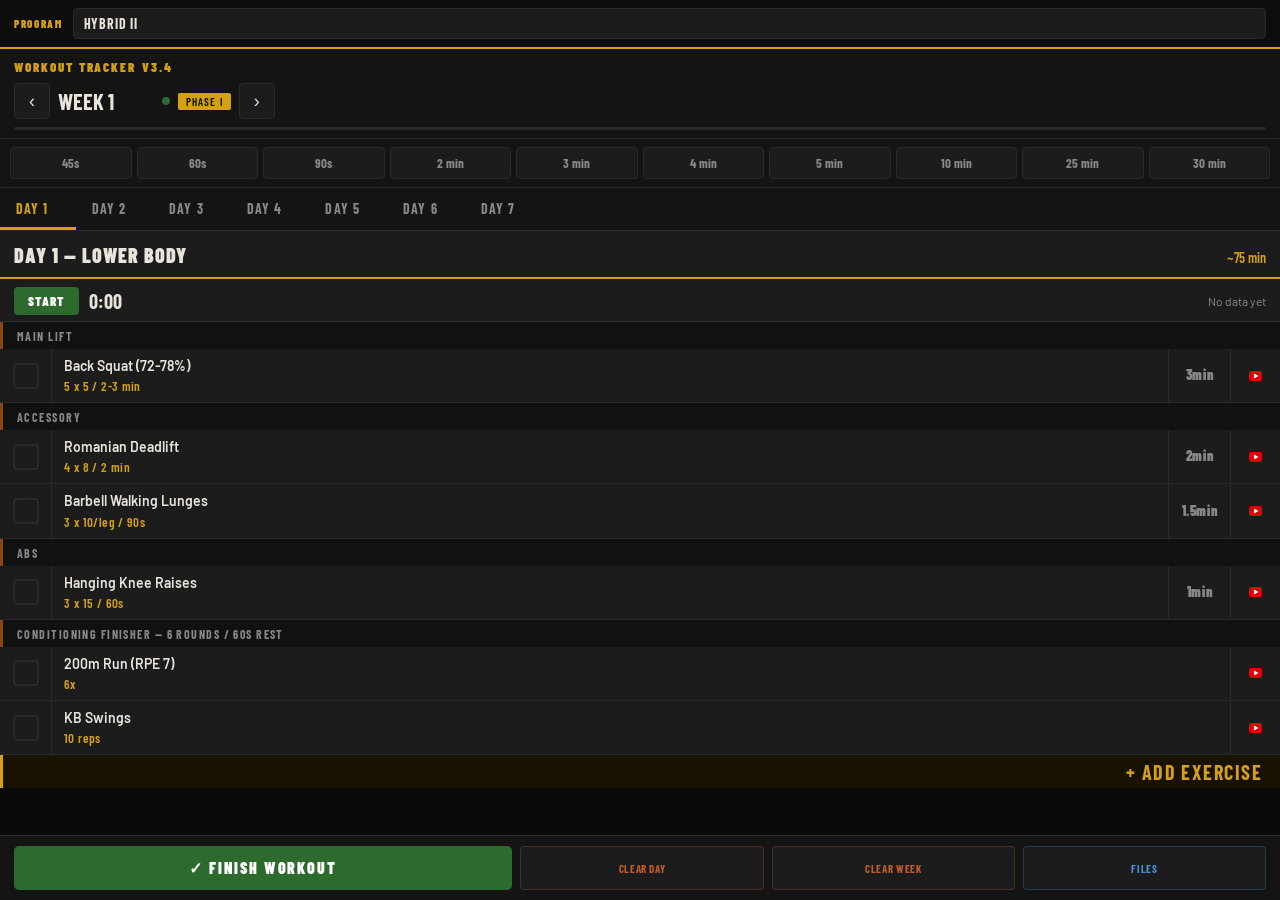
<file: index.html>
<!DOCTYPE html>
<html lang="en">
<head>
<meta charset="UTF-8">
<meta name="viewport" content="width=device-width, initial-scale=1.0, maximum-scale=1.0, user-scalable=no">
<meta name="apple-mobile-web-app-capable" content="yes">
<meta name="apple-mobile-web-app-status-bar-style" content="black-translucent">
<meta name="theme-color" content="#0a0a0a">
<title>Workout Tracker</title>
<link href="https://fonts.googleapis.com/css2?family=Barlow+Condensed:wght@400;600;700;900&family=Barlow:wght@400;500;600&display=swap" rel="stylesheet">
<style>
:root{--bg:#0a0a0a;--surface:#141414;--card:#1c1c1c;--border:#2a2a2a;--accent:#d4a017;--green:#2d6a2d;--checked-bg:#0f1a0f;--checked-text:#5a8a5a;--checked-text-dim:#4a7a4a;--text:#e8e4dc;--muted:#888;--mod:#c45c2a;--or:#666;--section-bg:#111;--red:#c44}
*{box-sizing:border-box;margin:0;padding:0;-webkit-tap-highlight-color:transparent}
html,body{height:100%;overflow:hidden}
body{background:var(--bg);color:var(--text);font-family:'Barlow',sans-serif;font-size:15px;display:flex;flex-direction:column;height:100dvh}
#topbar{background:var(--surface);border-bottom:1px solid var(--border);padding:10px 14px 8px;flex-shrink:0;display:flex;flex-direction:column;gap:8px}
#topbar-title{font-family:'Barlow Condensed',sans-serif;font-weight:900;font-size:13px;letter-spacing:.15em;color:var(--accent);text-transform:uppercase;display:flex;justify-content:flex-start;align-items:center;gap:6px}
#app-version{font-family:'Barlow Condensed',sans-serif;font-weight:900;font-size:13px;letter-spacing:.15em;color:var(--accent)}
#week-row{display:flex;align-items:center;gap:8px}
#week-label{font-family:'Barlow Condensed',sans-serif;font-weight:700;font-size:22px;color:var(--text);min-width:90px}
#phase-badge{font-family:'Barlow Condensed',sans-serif;font-weight:600;font-size:11px;letter-spacing:.1em;color:var(--bg);background:var(--accent);padding:2px 8px;border-radius:2px}
.week-btn{background:var(--card);border:1px solid var(--border);color:var(--text);font-size:18px;width:36px;height:36px;border-radius:4px;display:flex;align-items:center;justify-content:center;cursor:pointer;flex-shrink:0}
.week-btn:active{background:var(--border)}
#progress-bar{height:3px;background:var(--border);border-radius:2px;overflow:hidden}
#progress-fill{height:100%;background:var(--accent);border-radius:2px;transition:width .3s ease}
#timer-bar{background:var(--surface);border-bottom:1px solid var(--border);padding:8px 10px;flex-shrink:0;display:flex;flex-direction:column;gap:6px}
#timer-presets{display:flex;gap:5px}
.preset-btn{flex:1;background:var(--card);border:1px solid var(--border);color:var(--muted);font-family:'Barlow Condensed',sans-serif;font-weight:700;font-size:13px;padding:7px 2px;border-radius:4px;cursor:pointer;text-align:center;transition:background .1s,color .1s,border-color .1s}
.preset-btn:active{background:var(--border)}
.preset-btn.running{background:#1a2a1a;border-color:var(--accent);color:var(--accent)}
.preset-btn.alert{background:#2a1010;border-color:var(--red);color:#f66;animation:pulse .5s infinite alternate}
@keyframes pulse{from{opacity:1}to{opacity:.5}}
#timer-display{display:none;align-items:center;gap:8px}
#timer-display.visible{display:flex}
#timer-countdown{font-family:'Barlow Condensed',sans-serif;font-weight:900;font-size:28px;color:var(--accent);min-width:56px;line-height:1}
#timer-countdown.alert{color:#f44}
#timer-track{flex:1;height:4px;background:var(--border);border-radius:2px;overflow:hidden}
#timer-fill{height:100%;background:var(--accent);border-radius:2px;transition:width .25s linear,background .25s}
#timer-fill.alert{background:#f44}
#timer-stop{background:transparent;border:1px solid var(--border);color:var(--muted);font-family:'Barlow Condensed',sans-serif;font-weight:700;font-size:12px;letter-spacing:.08em;padding:5px 10px;border-radius:4px;cursor:pointer;flex-shrink:0}
#timer-stop:active{background:var(--border)}
#timer-minus,#timer-plus{background:transparent;border:1px solid var(--border);color:var(--accent);font-family:'Barlow Condensed',sans-serif;font-weight:700;font-size:13px;letter-spacing:.04em;padding:5px 9px;border-radius:4px;cursor:pointer;flex-shrink:0;line-height:1}
#timer-minus:active,#timer-plus:active{background:var(--border)}
#day-tabs{display:flex;background:var(--surface);border-bottom:1px solid var(--border);overflow-x:auto;flex-shrink:0;scrollbar-width:none}
#day-tabs::-webkit-scrollbar{display:none}
.day-tab{flex-shrink:0;padding:12px 16px 10px;font-family:'Barlow Condensed',sans-serif;font-weight:700;font-size:14px;letter-spacing:.08em;color:var(--muted);cursor:pointer;border-bottom:3px solid transparent;white-space:nowrap;transition:color .15s,border-color .15s}
.day-tab.active{color:var(--accent);border-bottom-color:var(--accent)}
.done-dot{display:inline-block;width:6px;height:6px;border-radius:50%;background:var(--green);margin-left:5px;vertical-align:middle;opacity:0;transition:opacity .2s}
.day-tab.all-done .done-dot{opacity:1}
#workout{flex:1;overflow-y:auto;padding-bottom:80px;-webkit-overflow-scrolling:touch}
.day-header{background:var(--card);border-bottom:2px solid var(--accent);padding:12px 14px 10px;display:flex;justify-content:space-between;align-items:baseline;position:sticky;top:0;z-index:10}
.day-header-name{font-family:'Barlow Condensed',sans-serif;font-weight:900;font-size:20px;color:var(--text);letter-spacing:.05em}
.day-header-time{font-family:'Barlow Condensed',sans-serif;font-weight:600;font-size:14px;color:var(--accent)}
.section-label{background:var(--section-bg);border-left:3px solid #8b4513;padding:7px 14px 6px;font-family:'Barlow Condensed',sans-serif;font-weight:700;font-size:12px;letter-spacing:.12em;color:var(--muted);text-transform:uppercase}
.ex-row{display:flex;align-items:stretch;border-bottom:1px solid var(--border);min-height:52px;background:var(--card);cursor:pointer;transition:background .1s;user-select:none;-webkit-user-select:none}
.ex-row:active{background:#222}
.ex-row.checked{background:var(--checked-bg)}
.check-col{width:52px;flex-shrink:0;display:flex;align-items:center;justify-content:center;border-right:1px solid var(--border)}
.checkbox{width:26px;height:26px;border:2px solid var(--border);border-radius:4px;display:flex;align-items:center;justify-content:center;transition:background .15s,border-color .15s;flex-shrink:0;position:relative}
.ex-row.checked .checkbox{background:var(--green);border-color:var(--green)}
.set-badge{position:absolute;inset:0;display:flex;align-items:center;justify-content:center;font-family:'Barlow Condensed',sans-serif;font-weight:900;font-size:10px;letter-spacing:0;color:var(--accent);line-height:1;pointer-events:none}
.ex-row.checked .set-badge{display:none}
.chk{opacity:0;color:#fff;font-size:14px;font-weight:700;transition:opacity .15s;line-height:1}
.ex-row.checked .chk{opacity:1}
.ex-info{flex:1;padding:8px 10px 8px 12px;display:flex;flex-direction:column;justify-content:center;gap:3px;min-width:0}
.ex-name{font-weight:600;font-size:14px;color:var(--text);line-height:1.3}
.ex-row.checked .ex-name{color:var(--checked-text)}
.ex-sets{font-family:'Barlow Condensed',sans-serif;font-weight:600;font-size:13px;color:var(--accent);letter-spacing:.03em}
.ex-row.checked .ex-sets{color:var(--checked-text-dim)}
.mod-tag{font-size:10px;font-weight:700;color:var(--mod);letter-spacing:.08em}
.yt-btn{display:inline-flex;align-items:center;justify-content:center;width:22px;height:22px;border-radius:3px;background:#1a1a1a;border:1px solid #333;flex-shrink:0;text-decoration:none;opacity:.55;transition:opacity .15s}
.yt-btn:active{opacity:1}

#bottom-bar{position:fixed;bottom:0;left:0;right:0;background:var(--surface);border-top:1px solid var(--border);padding:10px 14px;display:flex;gap:8px;z-index:20}#finish-btn{flex:2;background:var(--green);border:none;color:#fff;font-family:'Barlow Condensed',sans-serif;font-weight:900;font-size:16px;letter-spacing:.12em;padding:12px;border-radius:5px;cursor:pointer;text-transform:uppercase;flex-shrink:0}#finish-btn:active{background:#1e4d1e}
.bar-btn{flex:1;background:var(--card);border:1px solid var(--border);color:var(--muted);font-family:'Barlow Condensed',sans-serif;font-weight:700;font-size:11px;letter-spacing:.06em;padding:10px 2px;border-radius:4px;cursor:pointer;text-transform:uppercase}
.bar-btn:active{background:var(--border)}
.bar-btn.danger{color:#c45c2a;border-color:#c45c2a44}
.bar-btn.safe{color:#4a90d9;border-color:#4a90d944}
.overlay{display:none;position:fixed;inset:0;background:rgba(0,0,0,.88);z-index:100;align-items:center;justify-content:center}
.overlay.show{display:flex}
.overlay-box{background:var(--card);border:1px solid var(--border);border-radius:8px;padding:24px 20px;width:300px;text-align:center}
.overlay-box h3{font-family:'Barlow Condensed',sans-serif;font-weight:900;font-size:18px;color:var(--text);margin-bottom:8px;letter-spacing:.05em}
.overlay-box p{font-size:13px;color:var(--muted);margin-bottom:20px;line-height:1.5}
.overlay-btns{display:flex;gap:10px}
.obtn{flex:1;padding:12px;border-radius:4px;font-family:'Barlow Condensed',sans-serif;font-weight:700;font-size:14px;letter-spacing:.08em;cursor:pointer;border:none;text-transform:uppercase}
.obtn.cancel{background:var(--border);color:var(--text)}
.obtn.danger{background:#8b2a0a;color:#fff}
.obtn.primary{background:var(--accent);color:var(--bg)}
#celebrate-overlay{display:none;position:fixed;inset:0;z-index:200;align-items:center;justify-content:center;flex-direction:column;background:rgba(0,0,0,.92);text-align:center;padding:30px}
#celebrate-overlay.show{display:flex}
#cel-icon{font-size:72px;margin-bottom:16px}

#cel-title{font-family:'Barlow Condensed',sans-serif;font-weight:900;font-size:38px;color:var(--accent);letter-spacing:.08em;margin-bottom:8px}
#cel-sub{font-family:'Barlow Condensed',sans-serif;font-weight:600;font-size:18px;color:var(--muted);letter-spacing:.06em;margin-bottom:24px}
#cel-stats{background:var(--card);border:1px solid var(--border);border-radius:6px;padding:16px 24px;margin-bottom:28px;min-width:220px}
.stat-row{display:flex;justify-content:space-between;align-items:center;padding:5px 0;border-bottom:1px solid var(--border);font-size:14px}
.stat-row:last-child{border-bottom:none}
.stat-label{color:var(--muted)}
.stat-val{font-family:'Barlow Condensed',sans-serif;font-weight:700;font-size:16px;color:var(--accent)}

#cel-close{background:var(--accent);border:none;color:var(--bg);font-family:'Barlow Condensed',sans-serif;font-weight:900;font-size:16px;letter-spacing:.12em;padding:14px 40px;border-radius:5px;cursor:pointer;position:relative;z-index:203}
#cel-close:active{opacity:.8}
#confetti-canvas{position:fixed;top:0;left:0;width:100vw;height:100vh;pointer-events:none;z-index:202}
.io-section{margin-bottom:16px}
.io-label{font-family:'Barlow Condensed',sans-serif;font-weight:700;font-size:12px;letter-spacing:.1em;color:var(--muted);text-transform:uppercase;margin-bottom:8px}
.io-btn{width:100%;background:var(--card);border:1px solid var(--border);color:var(--text);font-family:'Barlow Condensed',sans-serif;font-weight:700;font-size:14px;letter-spacing:.08em;padding:12px;border-radius:4px;cursor:pointer;text-transform:uppercase;margin-bottom:8px;display:block;text-align:center}
.io-btn:active{background:var(--border)}
.io-btn.primary{background:var(--accent);color:var(--bg);border-color:var(--accent)}
#import-file,#prog-upload-input-unified{display:none}
.io-note{font-size:12px;color:var(--muted);line-height:1.5;margin-bottom:10px}
/* UNIFIED MANAGE OVERLAY */
#manage-overlay{display:none;position:fixed;inset:0;background:rgba(0,0,0,.88);z-index:100;align-items:flex-start;justify-content:center;overflow-y:auto;padding:24px 0}
#manage-overlay.show{display:flex}
#manage-box{background:var(--card);border:1px solid var(--border);border-radius:8px;padding:24px 20px;width:min(92vw,360px);text-align:left;margin:auto}
#manage-box h2{font-family:'Barlow Condensed',sans-serif;font-weight:900;font-size:16px;letter-spacing:.12em;color:var(--accent);text-transform:uppercase;margin:0 0 4px 0}
.manage-section{margin-bottom:20px;padding-bottom:20px;border-bottom:1px solid var(--border)}
.manage-section:last-of-type{border-bottom:none;margin-bottom:0;padding-bottom:0}
.manage-section-title{font-family:'Barlow Condensed',sans-serif;font-weight:900;font-size:18px;letter-spacing:.1em;color:var(--text);text-transform:uppercase;margin:0 0 6px 0}
.ai-btn-row{display:flex;gap:8px;margin-top:8px}
.ai-link-btn{flex:1;display:block;text-align:center;padding:11px 8px;border-radius:4px;font-family:'Barlow Condensed',sans-serif;font-weight:700;font-size:13px;letter-spacing:.08em;text-decoration:none;cursor:pointer;text-transform:uppercase;border:none}
.ai-link-btn.claude{background:#c96442;color:#fff}
.ai-link-btn.chatgpt{background:#19c37d;color:#fff}
.ai-link-btn:active{opacity:.8}
.ai-steps{margin:8px 0 12px 0;padding-left:18px;list-style:decimal}
.ai-steps li{font-size:12px;color:var(--muted);line-height:1.6;margin-bottom:4px}
.ai-steps li strong{color:var(--text)}

/* SKIP */
.ex-row.skipped{opacity:.35}
.ex-row.skipped .ex-name{text-decoration:line-through}
/* CURRENT WEEK */
.week-btn.current-marker{position:relative}
#current-dot{display:inline-block;width:7px;height:7px;border-radius:50%;background:var(--green);margin-left:6px;vertical-align:middle;flex-shrink:0}
/* NOTE badge */
.note-badge{font-size:11px;color:var(--accent);opacity:.7;margin-top:2px;font-style:italic;white-space:pre-wrap;word-break:break-word}
/* LONG PRESS MENU */
#lp-menu{display:none;position:fixed;z-index:300;background:var(--card);border:1px solid var(--border);border-radius:8px;padding:6px;min-width:180px;box-shadow:0 4px 24px rgba(0,0,0,.6)}
#lp-menu.show{display:block}
.lp-item{padding:12px 16px;font-family:'Barlow Condensed',sans-serif;font-weight:700;font-size:15px;letter-spacing:.06em;color:var(--text);cursor:pointer;border-radius:5px;text-transform:uppercase}
.lp-item:active{background:var(--border)}
.lp-item.danger{color:#f66}
.lp-item.restore{color:var(--green)}
/* ADD EXERCISE OVERLAY */
#add-overlay{display:none;position:fixed;inset:0;background:rgba(0,0,0,.88);z-index:200;align-items:flex-end;justify-content:center}
#add-overlay.show{display:flex}
#add-box{background:var(--surface);border-top:1px solid var(--border);border-radius:12px 12px 0 0;padding:20px 16px 32px;width:100%;max-width:500px}
#add-box h3{font-family:'Barlow Condensed',sans-serif;font-weight:900;font-size:18px;color:var(--text);letter-spacing:.06em;margin-bottom:14px}
.add-input{width:100%;background:var(--card);border:1px solid var(--border);color:var(--text);font-family:'Barlow',sans-serif;font-size:15px;padding:11px 12px;border-radius:5px;margin-bottom:8px;outline:none}
.add-input:focus{border-color:var(--accent)}
#add-suggestions{max-height:160px;overflow-y:auto;margin-bottom:8px}
.sugg-item{padding:10px 12px;font-size:14px;color:var(--muted);cursor:pointer;border-bottom:1px solid var(--border)}
.sugg-item:active{background:var(--card)}
.sugg-item span{color:var(--accent);font-weight:600}
.add-row{display:flex;gap:8px}
.add-btn{flex:1;padding:12px;border-radius:5px;font-family:'Barlow Condensed',sans-serif;font-weight:700;font-size:15px;letter-spacing:.08em;border:none;cursor:pointer;text-transform:uppercase}
.add-btn.primary{background:var(--green);color:#fff}
.add-btn.cancel{background:var(--border);color:var(--text)}
/* NOTE OVERLAY */
#note-overlay{display:none;position:fixed;inset:0;background:rgba(0,0,0,.88);z-index:200;align-items:flex-end;justify-content:center}
#note-overlay.show{display:flex}
#note-box{background:var(--surface);border-top:1px solid var(--border);border-radius:12px 12px 0 0;padding:20px 16px 32px;width:100%;max-width:500px}
#note-box h3{font-family:'Barlow Condensed',sans-serif;font-weight:900;font-size:18px;color:var(--text);letter-spacing:.06em;margin-bottom:12px}
#note-text{width:100%;background:var(--card);border:1px solid var(--border);color:var(--text);font-family:'Barlow',sans-serif;font-size:15px;padding:11px 12px;border-radius:5px;min-height:80px;resize:none;outline:none;margin-bottom:12px}
#note-text:focus{border-color:var(--accent)}
/* CUSTOM SECTION */
.custom-section-label{background:#1a1200;border-left:3px solid var(--accent);padding:7px 14px 6px;font-family:'Barlow Condensed',sans-serif;font-weight:700;font-size:12px;letter-spacing:.12em;color:var(--accent);text-transform:uppercase;display:flex;justify-content:space-between;align-items:center}
.add-ex-btn{font-size:20px;color:var(--accent);cursor:pointer;padding:0 4px;line-height:1}

.sub-pill{font-family:'Barlow Condensed',sans-serif;font-size:11px;font-weight:700;letter-spacing:.06em;color:#888;background:#1e1a0e;border:1px solid #3a3010;border-radius:3px;padding:1px 6px;white-space:nowrap;align-self:center;margin-left:auto;flex-shrink:0}
/* SUPERSET GROUPING */
.superset-group{position:relative;margin-left:4px}
.superset-group::before{content:'';position:absolute;left:-4px;top:0;bottom:0;width:3px;background:linear-gradient(180deg,var(--accent),#8b6010);border-radius:2px;opacity:.7}
.superset-group .ex-row:not(:last-child){border-bottom:1px solid #2a2010}
.superset-tag{font-family:'Barlow Condensed',sans-serif;font-size:10px;font-weight:700;letter-spacing:.1em;color:var(--accent);background:#1a1200;border:1px solid #3a2a00;border-radius:3px;padding:1px 5px;text-transform:uppercase;flex-shrink:0;align-self:center;margin-left:4px;opacity:.8}
.ex-name-wrap{display:flex;align-items:center;gap:6px;width:100%}

.ex-timer-btn{background:var(--card);border:1px solid var(--border);color:var(--muted);font-family:'Barlow Condensed',sans-serif;font-weight:700;font-size:11px;letter-spacing:.05em;padding:3px 7px;border-radius:3px;cursor:pointer;white-space:nowrap;flex-shrink:0;line-height:1.4;-webkit-user-select:none;user-select:none}
.ex-timer-btn:active{background:var(--accent);color:var(--bg);border-color:var(--accent)}
.ex-timer-btn.running{background:#1a2a1a;border-color:var(--accent);color:var(--accent)}

.ex-row{display:flex;align-items:stretch}
.ex-left{flex:1;min-width:0}
.ex-timer-block{display:flex;align-items:center;justify-content:center;padding:0 12px;border-left:1px solid var(--border);min-width:62px;flex-shrink:0;cursor:pointer;-webkit-user-select:none;user-select:none}
.ex-timer-block:active{background:var(--accent);border-color:var(--accent)}
.ex-timer-block:active .ex-timer-label{color:var(--bg)}
.ex-timer-label{font-family:'Barlow Condensed',sans-serif;font-weight:900;font-size:14px;color:var(--muted);letter-spacing:.04em;text-align:center;line-height:1.2}
.ex-timer-block.running .ex-timer-label{color:var(--accent)}
.ex-yt-block{display:flex;align-items:center;justify-content:center;padding:0 12px;border-left:1px solid var(--border);min-width:50px;flex-shrink:0;-webkit-user-select:none;user-select:none}
.ex-yt-block:active{background:#1a1a2e}

#workout-timer-row{display:flex;align-items:center;gap:10px;padding:8px 14px 6px;background:var(--card);border-bottom:1px solid var(--border)}
#wt-btn{font-family:'Barlow Condensed',sans-serif;font-weight:900;font-size:13px;letter-spacing:.1em;padding:6px 14px;border-radius:4px;border:none;cursor:pointer;text-transform:uppercase;flex-shrink:0}
#wt-btn.start{background:var(--green);color:#fff}
#wt-btn.pause{background:#2a1f00;color:var(--accent);border:1px solid var(--accent)}
#wt-btn.resume{background:var(--green);color:#fff}
#wt-elapsed{font-family:'Barlow Condensed',sans-serif;font-weight:700;font-size:20px;color:var(--text);min-width:60px}
#wt-elapsed.running{color:var(--accent)}
#wt-estimate{font-family:'Barlow',sans-serif;font-size:12px;color:var(--muted);flex:1;text-align:right}

#prog-bar{background:#0d0d0d;border-bottom:2px solid var(--accent);padding:8px 14px;display:flex;align-items:center;gap:10px;flex-shrink:0}
#prog-label{font-family:'Barlow Condensed',sans-serif;font-weight:900;font-size:11px;letter-spacing:.15em;color:var(--accent);text-transform:uppercase;flex-shrink:0}
#prog-select{flex:1;background:var(--card);border:1px solid var(--border);color:var(--text);font-family:'Barlow Condensed',sans-serif;font-weight:700;font-size:14px;letter-spacing:.06em;padding:6px 10px;border-radius:4px;appearance:none;-webkit-appearance:none;cursor:pointer;text-transform:uppercase}
#prog-select:focus{outline:none;border-color:var(--accent)}

.custom-prog-row{display:flex;align-items:center;gap:10px;padding:10px 0;border-bottom:1px solid var(--border)}
.custom-prog-row:last-child{border-bottom:none}
.custom-prog-info{flex:1;min-width:0}
.custom-prog-info .cpname{font-family:'Barlow Condensed',sans-serif;font-weight:700;font-size:15px;color:var(--text);letter-spacing:.06em;text-transform:uppercase}
.custom-prog-info .cpdesc{font-size:11px;color:var(--muted);margin-top:2px}
.custom-prog-info .cpweeks{font-size:11px;color:var(--accent);margin-top:1px}
.cp-delete-btn{background:none;border:1px solid #c0392b;color:#c0392b;font-size:11px;font-family:'Barlow Condensed',sans-serif;font-weight:700;letter-spacing:.08em;padding:4px 10px;border-radius:4px;cursor:pointer;flex-shrink:0}
.cp-delete-btn:hover{background:#c0392b;color:#fff}
.prog-manage-empty{color:var(--muted);font-size:13px;text-align:center;padding:20px 0}
#prog-select optgroup{font-family:'Barlow Condensed',sans-serif;font-size:11px;color:var(--muted);background:var(--card)}
</style>
</head>
<body>

<div id="prog-bar">
  <span id="prog-label">PROGRAM</span>
  <select id="prog-select">
    <optgroup label="─── BUILT-IN ───">
      <option value="hw2_orig">HYBRID II</option>
      <option value="hw1">HYBRID I</option>
      <option value="build_orig">BUILD</option>
    </optgroup>
  </select>


</div>


<div id="topbar">
  <div id="topbar-title">WORKOUT TRACKER <span id="app-version">v3.4</span></div>
  <div id="week-row">
    <button class="week-btn" id="btn-prev-week">&#8249;</button>
    <div id="week-label">WEEK 1</div><span id="current-dot" style="display:none;width:8px;height:8px;border-radius:50%;background:var(--green);flex-shrink:0" title="Your current week"></span>
    <div id="phase-badge">PHASE I</div>
    <button class="week-btn" id="btn-next-week">&#8250;</button>
  </div>
  <div id="progress-bar"><div id="progress-fill" style="width:0%"></div></div>
</div>

<div id="timer-bar">
  <div id="timer-presets">
    <button class="preset-btn" id="btn-t45">45s</button>
    <button class="preset-btn" id="btn-t60">60s</button>
    <button class="preset-btn" id="btn-t90">90s</button>
    <button class="preset-btn" id="btn-t120">2 min</button>
    <button class="preset-btn" id="btn-t180">3 min</button>
    <button class="preset-btn" id="btn-t240">4 min</button>
    <button class="preset-btn" id="btn-t300">5 min</button>
    <button class="preset-btn" id="btn-t600">10 min</button>
    <button class="preset-btn" id="btn-t1500">25 min</button>
    <button class="preset-btn" id="btn-t1800">30 min</button>
  </div>
  <div id="timer-display">
    <button id="timer-minus" title="−10 seconds">−10s</button>
    <div id="timer-countdown">0:00</div>
    <div id="timer-track"><div id="timer-fill"></div></div>
    <button id="timer-plus" title="+10 seconds">+10s</button>
    <button id="timer-stop" >STOP</button>
  </div>
</div>

<div id="day-tabs"></div>
<div id="workout"></div>


<div id="celebrate-overlay">
<canvas id="confetti-canvas"></canvas>
  <div id="cel-icon" style="position:relative;z-index:203"></div>
  <div id="cel-title" style="position:relative;z-index:203">DAY COMPLETE</div>
  <div id="cel-sub" style="position:relative;z-index:203"></div>
  <div id="cel-stats" style="position:relative;z-index:203"></div>
  <button id="cel-close">STAY GRITTY</button>
</div>

<div id="bottom-bar">
  <button id="finish-btn">&#10003; FINISH WORKOUT</button>
  <button class="bar-btn danger" id="btn-clear-day">CLEAR DAY</button>
  <button class="bar-btn danger" id="btn-clear-week">CLEAR WEEK</button>
  <button class="bar-btn safe" id="btn-backup">FILES</button>
</div>


<!-- Long press menu -->
<div id="lp-menu">
  <div class="lp-item" id="lp-skip">SKIP EXERCISE</div>
  <div class="lp-item restore" id="lp-restore" style="display:none">RESTORE EXERCISE</div>
  <div class="lp-item" id="lp-note">ADD / EDIT NOTE</div>
  <div class="lp-item danger" id="lp-delete" style="display:none">DELETE EXERCISE</div>
  <div class="lp-item danger" id="lp-cancel">CANCEL</div>
</div>

<!-- Add exercise overlay -->
<div id="add-overlay">
  <div id="add-box">
    <h3>ADD EXERCISE</h3>
    <input class="add-input" id="add-name" placeholder="Exercise name..." autocomplete="off">
    <div id="add-suggestions"></div>
    <input class="add-input" id="add-sets" placeholder="Sets x reps / rest  e.g. 3 x 10 / 60s">
    <div class="add-row">
      <button class="add-btn cancel" id="btn-add-cancel">CANCEL</button>
      <button class="add-btn primary" id="btn-add-confirm">ADD</button>
    </div>
  </div>
</div>

<!-- Note overlay -->
<div id="note-overlay">
  <div id="note-box">
    <h3>NOTE</h3>
    <textarea id="note-text" placeholder="e.g. 225 lbs, felt strong..."></textarea>
    <div class="add-row">
      <button class="add-btn cancel" id="btn-note-cancel">CANCEL</button>
      <button class="add-btn primary" id="btn-note-save">SAVE</button>
    </div>
  </div>
</div>
<div id="confirm-overlay" class="overlay">
  <div class="overlay-box">
    <h3 id="confirm-title">CLEAR?</h3>
    <p id="confirm-msg"></p>
    <div class="overlay-btns">
      <button class="obtn cancel" id="btn-confirm-cancel">CANCEL</button>
      <button class="obtn danger" id="btn-confirm-ok">CLEAR</button>
    </div>
  </div>
</div>

<div id="manage-overlay">
  <div id="manage-box">
    <h2>FILES</h2>
    <div style="font-size:11px;color:var(--muted);letter-spacing:.06em;margin-bottom:16px;display:flex;align-items:center;gap:10px;">v3.4<span id="worker-version-display"></span><button onclick="location.reload()" style="background:none;border:1px solid var(--border);color:var(--muted);font-family:'Barlow Condensed',sans-serif;font-size:11px;padding:2px 8px;border-radius:3px;cursor:pointer;letter-spacing:.04em;">↻ REFRESH</button></div>

    <!-- THEME -->
    <div class="manage-section">
      <div class="manage-section-title">Theme</div>
      <div id="theme-grid" style="display:grid;grid-template-columns:repeat(4,1fr);gap:8px;margin-top:10px;"></div>
    </div>

    <!-- PROGRAMS: Upload -->
    <div class="manage-section">
      <div class="manage-section-title">Upload Program</div>
      <button class="io-btn" id="btn-upload-prog-unified">&#8593; UPLOAD JSON</button>
      <input type="file" id="prog-upload-input-unified" accept=".json,application/json">
    </div>

    <!-- AUTO-CONVERT -->
    <div class="manage-section">
      <div class="manage-section-title">Auto-Convert Program</div>
      <p class="io-note">Upload a PDF, Word doc, or text file — AI converts it to a program automatically. No API key needed.</p>
      <button class="io-btn primary" id="btn-auto-convert">&#9889; UPLOAD &amp; CONVERT</button>
      <input type="file" id="auto-convert-file" accept=".pdf,.docx,.doc,.txt,.md" style="display:none">
      <div id="auto-convert-status" style="display:none;font-size:12px;margin-top:8px;line-height:1.5;padding:8px;border-radius:4px;background:var(--card);border:1px solid var(--border)"></div>
    </div>

    <!-- CUSTOM PROGRAMS: Manage -->
    <div class="manage-section">
      <div class="manage-section-title">My Programs</div>
      <div id="prog-manage-list"></div>
    </div>

    <!-- BACKUP & RESTORE -->
    <div class="manage-section">
      <div class="manage-section-title">Backup &amp; Restore Progress</div>
      <p class="io-note">Save your progress before switching devices. Restoring overwrites your current data.</p>
      <button class="io-btn primary" id="btn-export">&#8595; DOWNLOAD BACKUP</button>
      <button class="io-btn" id="btn-import-trigger">&#8593; LOAD BACKUP FILE</button>
      <input type="file" id="import-file" accept=".json" onchange="importData(event)">
    </div>

    <button class="obtn cancel" style="width:100%;margin-top:4px" id="btn-manage-close">CLOSE</button>
  </div>
</div>

<script>
var PROGRAMS = {};
var PROGRAM_META = {
  'hw2_orig': {name:'Hybrid II', desc:'Hybrid Warrior II'},
  'hw1': {name:'Hybrid I', desc:'Hybrid Warrior I'},
  'build_orig': {name:'Build', desc:'Gritty Soldier Military Build Sequence'},
};
// curProgId and PROGRAM are initialized inside the loadAllBuiltins callback at the bottom of the file
var curProgId = 'hw2_orig';
var PROGRAM = [];


// ── THEMES ────────────────────────────────────────────────────────────────
var THEME_KEY = 'hw2_theme';
var THEMES = {
  default:    { swatch:'#d4a017', vars:{'--bg':'#0a0a0a','--surface':'#141414','--card':'#1c1c1c','--border':'#2a2a2a','--accent':'#d4a017','--green':'#2d6a2d','--checked-bg':'#0f1a0f','--checked-text':'#5a8a5a','--checked-text-dim':'#4a7a4a','--text':'#e8e4dc','--muted':'#888','--mod':'#c45c2a','--section-bg':'#111','--red':'#c44'} },
  army:       { swatch:'#5a8a1a', vars:{'--bg':'#080c05','--surface':'#111809','--card':'#182510','--border':'#283a18','--accent':'#c8a800','--green':'#6a9820','--checked-bg':'#141e06','--checked-text':'#8aaa30','--checked-text-dim':'#6a8a20','--text':'#dce8c8','--muted':'#7a9060','--mod':'#c4782a','--section-bg':'#0c1008','--red':'#c44'} },
  navy:       { swatch:'#1a3a8a', vars:{'--bg':'#04080f','--surface':'#08102a','--card':'#0d1838','--border':'#182848','--accent':'#c8a800','--green':'#1a7a4a','--checked-bg':'#061820','--checked-text':'#3a9060','--checked-text-dim':'#2a7050','--text':'#ccd8f0','--muted':'#5878a8','--mod':'#c45c2a','--section-bg':'#060c1c','--red':'#c44'} },
  marines:    { swatch:'#8a0808', vars:{'--bg':'#090404','--surface':'#160808','--card':'#1e0c0c','--border':'#381414','--accent':'#c8a800','--green':'#3a8a30','--checked-bg':'#0c180a','--checked-text':'#5a9a40','--checked-text-dim':'#4a8030','--text':'#f0e0e0','--muted':'#906868','--mod':'#c83030','--section-bg':'#0f0606','--red':'#e44'} },
  airforce:   { swatch:'#7ab0e8', vars:{'--bg':'#040810','--surface':'#080f20','--card':'#0c1630','--border':'#162040','--accent':'#7ab0e8','--green':'#2a8060','--checked-bg':'#081820','--checked-text':'#4a9a70','--checked-text-dim':'#3a8060','--text':'#d0dff0','--muted':'#5878a8','--mod':'#c45c2a','--section-bg':'#060c18','--red':'#c44'} },
  spaceforce: { swatch:'#9090d8', vars:{'--bg':'#040408','--surface':'#0a0a18','--card':'#101028','--border':'#1c1c3c','--accent':'#9090d8','--green':'#2a9090','--checked-bg':'#081818','--checked-text':'#3a9898','--checked-text-dim':'#2a7878','--text':'#d8d8f0','--muted':'#6868a8','--mod':'#c45c2a','--section-bg':'#080810','--red':'#c44'} },
  coastguard: { swatch:'#e06828', vars:{'--bg':'#040810','--surface':'#080f1c','--card':'#0c1628','--border':'#162038','--accent':'#e06828','--green':'#2a8050','--checked-bg':'#081820','--checked-text':'#4a9060','--checked-text-dim':'#3a7050','--text':'#d0dff0','--muted':'#6080a0','--mod':'#e06828','--section-bg':'#060c16','--red':'#c44'} },
  light:      { swatch:'#d4a017', vars:{'--bg':'#f4f4f4','--surface':'#ffffff','--card':'#ffffff','--border':'#d8d8d8','--accent':'#b8860b','--green':'#2d6a2d','--checked-bg':'#e8f5e8','--checked-text':'#2d6a2d','--checked-text-dim':'#4a8a4a','--text':'#1a1a1a','--muted':'#666666','--mod':'#c45c2a','--section-bg':'#f0f0f0','--red':'#c00'} },
};
function applyTheme(id){
  var t = THEMES[id] || THEMES.default;
  var root = document.documentElement;
  Object.keys(t.vars).forEach(function(k){ root.style.setProperty(k, t.vars[k]); });
  try{ localStorage.setItem(THEME_KEY, id); }catch(e){}
}
function loadTheme(){
  var id = 'default';
  try{ id = localStorage.getItem(THEME_KEY) || 'default'; }catch(e){}
  applyTheme(id);
}
function renderThemePicker(){
  var grid = document.getElementById('theme-grid');
  if(!grid) return;
  var current = 'default';
  try{ current = localStorage.getItem(THEME_KEY) || 'default'; }catch(e){}
  grid.innerHTML = '';
  Object.keys(THEMES).forEach(function(id){
    var t = THEMES[id];
    var active = id === current;
    var btn = document.createElement('button');
    btn.style.cssText = 'padding:10px 4px;border-radius:5px;border:2px solid '+(active ? t.swatch : '#333')+';background:'+t.vars['--bg']+';cursor:pointer;display:flex;align-items:center;justify-content:center;width:100%;';
    btn.innerHTML = '<div style="width:20px;height:20px;border-radius:50%;background:'+t.swatch+';border:1px solid rgba(128,128,128,0.4);box-sizing:border-box;"></div>';
    btn.addEventListener('click', function(){ applyTheme(id); renderThemePicker(); });
    grid.appendChild(btn);
  });
}
loadTheme();

// ── PROGRAM FETCH / CACHE SYSTEM ──────────────────────────────────────────
var PROG_CACHE_PREFIX = 'hw2_progcache_';
var PROG_VER_PREFIX   = 'hw2_progver_';
function getCachedProg(id){ try{ var v=localStorage.getItem(PROG_CACHE_PREFIX+id); return v?JSON.parse(v):null; }catch(e){ return null; } }
function setCachedProg(id,data,ver){ try{ localStorage.setItem(PROG_CACHE_PREFIX+id,JSON.stringify(data)); localStorage.setItem(PROG_VER_PREFIX+id,String(ver)); }catch(e){} }
function getCachedVer(id){ var v=localStorage.getItem(PROG_VER_PREFIX+id); return v!==null?parseInt(v):-1; }
function fetchManifest(cb){
  fetch('programs/manifest.json?_='+Date.now())
    .then(function(r){ return r.json(); })
    .then(function(m){ cb(null,m); })
    .catch(function(e){ cb(e,null); });
}
function fetchAndCacheProg(id, ver, cb){
  fetch('programs/'+id+'.json?_='+Date.now())
    .then(function(r){ return r.json(); })
    .then(function(obj){
      PROGRAMS[id] = obj.weeks;
      setCachedProg(id, obj.weeks, ver);
      if(cb) cb(null);
    })
    .catch(function(e){ if(cb) cb(e); });
}
function showUpdateBanner(){
  if(document.getElementById('update-banner')) return;
  var b=document.createElement('div');
  b.id='update-banner';
  b.style.cssText='position:fixed;bottom:56px;left:0;right:0;background:var(--accent);color:#000;font-family:"Barlow Condensed",sans-serif;font-weight:700;font-size:13px;letter-spacing:.1em;text-align:center;padding:9px;z-index:100;cursor:pointer;text-transform:uppercase';
  b.textContent='UPDATE AVAILABLE — TAP TO RELOAD';
  b.addEventListener('click',function(){ location.reload(); });
  document.body.appendChild(b);
}

function loadAllBuiltins(onAllDone){
  // Cache-first: collect all cached program IDs from localStorage
  var cacheIds=[];
  try{
    for(var i=0;i<localStorage.length;i++){
      var k=localStorage.key(i);
      if(k&&k.indexOf(PROG_CACHE_PREFIX)===0) cacheIds.push(k.slice(PROG_CACHE_PREFIX.length));
    }
  }catch(e){}

  if(cacheIds.length>0){
    // Init from cache immediately — no loading overlay, timer stays visible
    cacheIds.forEach(function(id){
      var cached=getCachedProg(id);
      if(cached){ PROGRAMS[id]=cached; if(!PROGRAM_META[id]) PROGRAM_META[id]={name:id,desc:''}; }
    });
    onAllDone();
    // Background update check (silent — no overlay)
    fetchManifest(function(err,manifest){
      if(err||!manifest) return;
      var keys=Object.keys(manifest).filter(function(k){ return k.indexOf('_name')===-1&&k.indexOf('_desc')===-1; });
      var updateCount=0;
      keys.forEach(function(id){
        if(!PROGRAM_META[id]) PROGRAM_META[id]={name:manifest[id+'_name']||id,desc:manifest[id+'_desc']||''};
        if(getCachedVer(id)!==manifest[id]){
          updateCount++;
          fetchAndCacheProg(id,manifest[id],function(){ updateCount--; if(updateCount===0) showUpdateBanner(); });
        }
      });
    });
  } else {
    // First visit or cache cleared: show overlay and fetch everything
    showLoadingOverlay('LOADING PROGRAMS...');
    fetchManifest(function(err,manifest){
      if(err||!manifest){ hideLoadingOverlay(); onAllDone(); return; }
      var keys=Object.keys(manifest).filter(function(k){ return k.indexOf('_name')===-1&&k.indexOf('_desc')===-1; });
      if(keys.length===0){ hideLoadingOverlay(); onAllDone(); return; }
      var pending=keys.length;
      function done(){ pending--; if(pending<=0){ hideLoadingOverlay(); onAllDone(); } }
      keys.forEach(function(id){
        if(!PROGRAM_META[id]) PROGRAM_META[id]={name:manifest[id+'_name']||id,desc:manifest[id+'_desc']||''};
        var cached=getCachedProg(id); var cachedVer=getCachedVer(id);
        if(cached&&cachedVer===manifest[id]){ PROGRAMS[id]=cached; done(); }
        else{ fetchAndCacheProg(id,manifest[id],function(ferr){ if(ferr&&cached) PROGRAMS[id]=cached; done(); }); }
      });
    });
  }
}
function showLoadingOverlay(msg){
  var el = document.getElementById('prog-loading-overlay');
  if(!el){
    el = document.createElement('div');
    el.id = 'prog-loading-overlay';
    el.style.cssText = 'position:fixed;inset:0;background:var(--bg,#0d0d0d);display:flex;flex-direction:column;align-items:center;justify-content:center;z-index:9999;font-family:"Barlow Condensed",sans-serif;color:var(--text,#e0e0e0);';
    el.innerHTML = '<div style="font-size:22px;font-weight:700;letter-spacing:.12em;text-transform:uppercase;margin-bottom:12px;">WORKOUT TRACKER</div><div id="prog-loading-msg" style="font-size:13px;color:var(--muted,#888);letter-spacing:.06em;"></div>';
    document.body.appendChild(el);
  }
  document.getElementById('prog-loading-msg').textContent = msg || 'LOADING PROGRAMS...';
}
function hideLoadingOverlay(){
  var el = document.getElementById('prog-loading-overlay');
  if(el) el.parentNode.removeChild(el);
}
var STORAGE_KEY_BASE='hw2_checks'; var STORAGE_KEY=STORAGE_KEY_BASE+'_'+curProgId;

// STATE
function loadState(){try{return JSON.parse(localStorage.getItem(STORAGE_KEY)||'{}');}catch(e){return {};}}
function saveState(s){localStorage.setItem(STORAGE_KEY,JSON.stringify(s));}
function ck(w,d,si,ei){return w+'-'+d+'-'+si+'-'+ei;}
function isChecked(s,w,d,si,ei){return !!s[ck(w,d,si,ei)];}
function setCheck(s,w,d,si,ei,v){var k=ck(w,d,si,ei);if(v)s[k]=1;else delete s[k];}

// ── SET COUNTER STATE ─────────────────────────────────────────────────────
var SETCNT_KEY_BASE='hw2_setcnt';
var SETCNT_KEY=SETCNT_KEY_BASE+'_'+curProgId;
function loadSetCounts(){try{return JSON.parse(localStorage.getItem(SETCNT_KEY)||'{}');}catch(e){return {};}}
function saveSetCounts(s){try{localStorage.setItem(SETCNT_KEY,JSON.stringify(s));}catch(e){}}
function setcntKey(w,d,si,ei){return w+'-'+d+'-'+si+'-'+ei;}
// Parse target set count from sets string: "5 x 10" -> 5, "4 x 8-10" -> 4, else null
function parseSets(s){
  var m=s.match(/^(\d+)\s*x\s*/i);
  return m?parseInt(m[1]):null;
}

// ── CUSTOM PROGRAMS ───────────────────────────────────────────────────────
var CUSTOM_PROGS_KEY = 'hw2_custom_programs';

function loadCustomProgs(){
  try{ return JSON.parse(localStorage.getItem(CUSTOM_PROGS_KEY)||'{}'); }catch(e){ return {}; }
}
function saveCustomProgs(obj){
  try{ localStorage.setItem(CUSTOM_PROGS_KEY, JSON.stringify(obj)); }catch(e){}
}

function validateProgJSON(obj){
  if(!obj || typeof obj !== 'object') return 'File is not a valid JSON object.';
  if(!obj.id || typeof obj.id !== 'string' || !obj.id.trim()) return 'Missing or empty "id" field.';
  if(/[\s\/\\'"]+/.test(obj.id)) return '"id" must not contain spaces or special characters. Use underscores.';
  if(!obj.name || typeof obj.name !== 'string') return 'Missing or empty "name" field.';
  if(!obj.desc || typeof obj.desc !== 'string') return 'Missing or empty "desc" field.';
  if(!Array.isArray(obj.weeks) || obj.weeks.length === 0) return '"weeks" must be a non-empty array.';
  for(var wi=0; wi<obj.weeks.length; wi++){
    var wk = obj.weeks[wi];
    if(!wk || typeof wk !== 'object') return 'Week '+(wi+1)+' is not a valid object.';
    if(typeof wk.week !== 'number') return 'Week '+(wi+1)+' missing numeric "week" field.';
    if(!Array.isArray(wk.days) || wk.days.length === 0) return 'Week '+(wi+1)+' has no days array.';
    for(var di=0; di<wk.days.length; di++){
      var day = wk.days[di];
      if(!day || typeof day !== 'object') return 'Week '+(wi+1)+' day '+(di+1)+' is not valid.';
      if(!day.label || typeof day.label !== 'string') return 'Week '+(wi+1)+' day '+(di+1)+' missing "label".';
      if(!Array.isArray(day.sections)) return 'Week '+(wi+1)+' day '+(di+1)+' missing "sections" array.';
    }
  }
  return null; // null = valid
}

function rebuildProgSelect(){
  var sel = document.getElementById('prog-select');
  if(!sel) return;
  // Clear all optgroups except built-in (first one)
  while(sel.children.length > 1) sel.removeChild(sel.lastChild);
  var customs = loadCustomProgs();
  var keys = Object.keys(customs);
  if(keys.length > 0){
    var grp = document.createElement('optgroup');
    grp.label = '─── MY PROGRAMS ───';
    keys.forEach(function(id){
      var opt = document.createElement('option');
      opt.value = id;
      opt.textContent = customs[id].name.toUpperCase();
      grp.appendChild(opt);
    });
    sel.appendChild(grp);
  }
  sel.value = curProgId;
}

function uploadProgram(file){
  var reader = new FileReader();
  reader.onload = function(e){
    var obj;
    try{ obj = JSON.parse(e.target.result); }
    catch(err){ alert('Invalid JSON file. Please check the file and try again.\n\n'+err.message); return; }
    var err = validateProgJSON(obj);
    if(err){ alert('Program file has an error:\n\n'+err+'\n\nPlease fix and try again.'); return; }
    // Check for built-in id collision
    var builtins = ['hw2_orig','hw1','build_orig'];
    if(builtins.indexOf(obj.id) !== -1){
      alert('The id "'+obj.id+'" is reserved for a built-in program. Please change the id in your JSON file.');
      return;
    }
    var customs = loadCustomProgs();
    var isUpdate = !!customs[obj.id];
    customs[obj.id] = { name: obj.name, desc: obj.desc, weeks: obj.weeks };
    saveCustomProgs(customs);
    // Also load into PROGRAMS and PROGRAM_META live
    PROGRAMS[obj.id] = obj.weeks;
    PROGRAM_META[obj.id] = { name: obj.name, desc: obj.desc };
    rebuildProgSelect();
    var msg = isUpdate
      ? 'Program "'+obj.name+'" updated successfully.'
      : 'Program "'+obj.name+'" loaded successfully.\n\nIt now appears in the program selector under MY PROGRAMS.';
    alert(msg);
  };
  reader.readAsText(file);
}

function renderManageOverlay(){
  var list = document.getElementById('prog-manage-list');
  if(!list) return;
  var customs = loadCustomProgs();
  var keys = Object.keys(customs);
  if(keys.length === 0){
    list.innerHTML = '<div class="prog-manage-empty">No custom programs uploaded yet.</div>';
    return;
  }
  list.innerHTML = '';
  keys.forEach(function(id){
    var prog = customs[id];
    var row = document.createElement('div');
    row.className = 'custom-prog-row';
    row.innerHTML =
      '<div class="custom-prog-info">'
      +'<div class="cpname">'+prog.name+'</div>'
      +'<div class="cpdesc">'+prog.desc+'</div>'
      +'<div class="cpweeks">'+prog.weeks.length+' week'+(prog.weeks.length!==1?'s':'')+'</div>'
      +'</div>'
      +'<button class="cp-delete-btn" data-id="'+id+'">DELETE</button>';
    list.appendChild(row);
  });
  list.querySelectorAll('.cp-delete-btn').forEach(function(btn){
    btn.addEventListener('click', function(){
      var id = btn.dataset.id;
      var meta = PROGRAM_META[id];
      var name = meta ? meta.name : id;
      if(!confirm('Delete "'+name+'"?\n\nThis cannot be undone. Your progress data for this program will also be removed.')) return;
      var customs = loadCustomProgs();
      delete customs[id];
      saveCustomProgs(customs);
      delete PROGRAMS[id];
      delete PROGRAM_META[id];
      // Clear associated localStorage data
      ['hw2_checks','hw2_skips','hw2_notes','hw2_custom','hw2_setcnt'].forEach(function(base){
        try{ localStorage.removeItem(base+'_'+id); }catch(e){}
      });
      // If deleted program was active, switch to default
      if(curProgId === id){
        curProgId = 'hw2_orig';
        try{ localStorage.setItem('hw2_prog_id','hw2_orig'); }catch(e){}
        PROGRAM = PROGRAMS[curProgId];
        STORAGE_KEY = 'hw2_checks_'+curProgId;
        SKIP_KEY    = 'hw2_skips_'+curProgId;
        NOTE_KEY    = 'hw2_notes_'+curProgId;
        CUSTOM_KEY  = 'hw2_custom_'+curProgId;
        SETCNT_KEY  = 'hw2_setcnt_'+curProgId;
        curWeek = 0; curDay = 0;
        wtReset();
        updateProgBadge();
        renderTabs();
        renderDay();
      }
      rebuildProgSelect();
      renderManageOverlay();
    });
  });
}

// Load saved custom programs into PROGRAMS/PROGRAM_META on startup
(function(){
  var customs = loadCustomProgs();
  Object.keys(customs).forEach(function(id){
    var p = customs[id];
    PROGRAMS[id] = p.weeks;
    PROGRAM_META[id] = { name: p.name, desc: p.desc };
  });
})();

// NAV
var curWeek=0, curDay=0;

// YOUTUBE
var YT_SVG='<svg width="13" height="10" viewBox="0 0 13 10" fill="none"><rect width="13" height="10" rx="2" fill="#FF0000" opacity="0.85"/><polygon points="5,2.5 5,7.5 9.5,5" fill="white"/></svg>';
var YT_SVG='<svg width="13" height="10" viewBox="0 0 13 10" fill="none"><rect width="13" height="10" rx="2" fill="#FF0000" opacity="0.85"/><polygon points="5,2.5 5,7.5 9.5,5" fill="white"/></svg>';
function ytURL(name){
  var clean=name.replace(/\/[^\/]*/,'').replace(/\([^)]*\)/g,'').replace(/[\u2014\u2013]/g,'').trim();
  return 'https://www.youtube.com/results?search_query='+encodeURIComponent(clean+' exercise how to');
}

// RENDER
var PHASE_ROMAN=['I','II','III','IV','V','VI','VII','VIII','IX','X'];
function phaseName(n){ return 'PHASE '+(PHASE_ROMAN[n-1]||n); }
var DAY_SHORT=['MON','TUE','WED','THU','FRI','SAT','SUN'];

function renderTabs(){
  var week=PROGRAM[curWeek], state=loadState(), html='';
  for(var di=0;di<week.days.length;di++){
    var day=week.days[di];
    var allDone=false,total=0,done=0;
    if(day.rest){allDone=isChecked(state,curWeek,di,0,0);}
    else{
      for(var si=0;si<day.sections.length;si++)
        for(var ei=0;ei<day.sections[si].exercises.length;ei++){total++;if(isChecked(state,curWeek,di,si,ei))done++;}
      allDone=total>0&&done===total;
    }
    var tabLabel=DAY_SHORT[di]||('D'+(di+1));
    if(day.label){var parts=day.label.split('\u2014');tabLabel=(parts[0]||('D'+(di+1))).trim();}
    html+='<div class="day-tab'+(di===curDay?' active':'')+(allDone?' all-done':'')+'" data-day="'+di+'">'+tabLabel+'<span class="done-dot"></span></div>';
  }
  document.getElementById('day-tabs').innerHTML=html;
}

function updateProgress(){
  var week=PROGRAM[curWeek],state=loadState(),total=0,done=0;
  for(var di=0;di<week.days.length;di++){
    if(week.days[di].rest){total++;if(isChecked(state,curWeek,di,0,0))done++;}
    else for(var si=0;si<week.days[di].sections.length;si++)
      for(var ei=0;ei<week.days[di].sections[si].exercises.length;ei++){total++;if(isChecked(state,curWeek,di,si,ei))done++;}
  }
  document.getElementById('progress-fill').style.width=(total?Math.round(done/total*100):0)+'%';
  document.getElementById('week-label').textContent='WEEK '+(curWeek+1);
  document.getElementById('phase-badge').textContent=phaseName(PROGRAM[curWeek].phase||1);
}

// ACTIONS
function toggleEx(si,ei){
  var state=loadState(),cur=isChecked(state,curWeek,curDay,si,ei);
  setCheck(state,curWeek,curDay,si,ei,!cur);
  saveState(state);
  var rows=document.querySelectorAll('.ex-row');
  for(var i=0;i<rows.length;i++){
    if(parseInt(rows[i].dataset.si)===si&&parseInt(rows[i].dataset.ei)===ei){
      if(!cur)rows[i].classList.add('checked');else rows[i].classList.remove('checked');
    }
  }
  renderTabs();updateProgress();
}

function checkAll(){
  var day=PROGRAM[curWeek].days[curDay],state=loadState();
  for(var si=0;si<day.sections.length;si++)
    for(var ei=0;ei<day.sections[si].exercises.length;ei++)
      setCheck(state,curWeek,curDay,si,ei,true);
  saveState(state);renderDay();renderTabs();
}

function setDay(di){curDay=di;renderTabs();renderDay();}
function findFirstUnfinishedDay(){
  // Returns index of first day that isn't fully checked; falls back to 0
  var state=loadState();
  var days=PROGRAM[curWeek].days;
  for(var di=0;di<days.length;di++){
    var day=days[di];
    if(day.rest) continue; // skip rest days — treat as always done
    var total=0,done=0;
    for(var si=0;si<day.sections.length;si++){
      for(var ei=0;ei<day.sections[si].exercises.length;ei++){
        total++;
        if(isChecked(state,curWeek,di,si,ei))done++;
      }
    }
    if(total===0||done<total) return di;
  }
  return 0; // all done, wrap back to first
}
function changeWeek(dir){wtReset();var nw=curWeek+dir;if(nw<0||nw>=PROGRAM.length)return;curWeek=nw;setCurrentWeek(curWeek);curDay=0;renderTabs();renderDay();}

// CONFIRM
var confirmTarget=null;
function showConfirm(t){
  confirmTarget=t;
  document.getElementById('confirm-title').textContent=t==='day'?'CLEAR DAY?':'CLEAR WEEK?';
  document.getElementById('confirm-msg').textContent=t==='day'?'Uncheck all exercises for today.':'Uncheck all exercises for the entire week.';
  document.getElementById('confirm-overlay').classList.add('show');
}
function hideConfirm(){document.getElementById('confirm-overlay').classList.remove('show');}
function doConfirm(){
  var state=loadState();
  var skips=loadSkips();
  var sc=loadSetCounts();
  if(confirmTarget==='day'){
    var day=PROGRAM[curWeek].days[curDay];
    for(var si=0;si<day.sections.length;si++)
      for(var ei=0;ei<day.sections[si].exercises.length;ei++){
        setCheck(state,curWeek,curDay,si,ei,false);
        delete skips[skipKey(curWeek,curDay,si,ei)];
        delete sc[setcntKey(curWeek,curDay,si,ei)];
      }
    // Clear custom checks for this day
    var custom=loadCustom(),ck=customKey(curWeek,curDay),customs=custom[ck]||[];
    for(var ci=0;ci<customs.length;ci++){
      setCheck(state,curWeek,curDay,999,ci,false);
      delete skips[skipKey(curWeek,curDay,999,ci)];
    }
  } else {
    var week=PROGRAM[curWeek];
    for(var di=0;di<week.days.length;di++){
      for(var si=0;si<week.days[di].sections.length;si++)
        for(var ei=0;ei<week.days[di].sections[si].exercises.length;ei++){
          setCheck(state,curWeek,di,si,ei,false);
          delete skips[skipKey(curWeek,di,si,ei)];
          delete sc[setcntKey(curWeek,di,si,ei)];
        }
      // Clear custom checks for each day
      var wCustom=loadCustom(),wck=customKey(curWeek,di),wCustoms=wCustom[wck]||[];
      for(var wci=0;wci<wCustoms.length;wci++){
        setCheck(state,curWeek,di,999,wci,false);
        delete skips[skipKey(curWeek,di,999,wci)];
      }
    }
  }
  saveState(state);
  saveSkips(skips);
  saveSetCounts(sc);
  hideConfirm();renderDay();renderTabs();
}

var DAY_MSG=['LEGS DONE. REST IS EARNED.','UPPER POWER. NOTHING LEFT.','AEROBIC BASE BUILT.','CIRCUIT COMPLETE. STAY GRITTY.','CARRIES DONE. YOU\'RE BUILT FOR THIS.','RUCK + ENGINE. WARRIOR WORK.','REST DAY DONE. RECOVERY IS TRAINING.'];
var DAY_EMOJI=['💪','🔥','⚡','🎯','🏋️','🪖','💤'];

function finishWorkout(){
  var wtFinalTime=wtElapsed();
  wtCommit();
  if(PROGRAM[curWeek].days[curDay] && PROGRAM[curWeek].days[curDay].rest){
    var rState=loadState();setCheck(rState,curWeek,curDay,0,0,true);saveState(rState);renderDay();renderTabs();
    document.getElementById('cel-icon').textContent='💤';
    document.getElementById('cel-sub').textContent='REST DAY DONE. RECOVERY IS TRAINING.';
    document.getElementById('cel-stats').innerHTML='<div class="stat-row"><span class="stat-label">Week</span><span class="stat-val">'+(curWeek+1)+' of '+PROGRAM.length+'</span></div><div class="stat-row"><span class="stat-label">Phase</span><span class="stat-val">'+phaseName(PROGRAM[curWeek].phase||1)+'</span></div><div class="stat-row"><span class="stat-label">Day</span><span class="stat-val">REST + RECOVERY</span></div>'+(wtFinalTime!=='0:00'?'<div class="stat-row"><span class="stat-label">Time</span><span class="stat-val">'+wtFinalTime+'</span></div>':'');
    document.getElementById('celebrate-overlay').classList.add('show');
    launchConfetti();fanfare();
    return;
  }
  var day0=PROGRAM[curWeek].days[curDay],state0=loadState();
  for(var si0=0;si0<day0.sections.length;si0++)
    for(var ei0=0;ei0<day0.sections[si0].exercises.length;ei0++)
      setCheck(state0,curWeek,curDay,si0,ei0,true);
  // Also check custom exercises
  var custom0=loadCustom(),ck0=customKey(curWeek,curDay),customs0=custom0[ck0]||[];
  for(var ci0=0;ci0<customs0.length;ci0++) setCheck(state0,curWeek,curDay,999,ci0,true);
  saveState(state0);
  renderDay();renderTabs();

  var week=PROGRAM[curWeek],day=week.days[curDay],state=loadState();
  var custom=loadCustom(),cKey=customKey(curWeek,curDay),customs=custom[cKey]||[];
  var todayTotal=0;
  for(var si=0;si<day.sections.length;si++)todayTotal+=day.sections[si].exercises.length;
  todayTotal+=customs.length;
  var wkTotal=0,wkDone=0;
  for(var di=0;di<week.days.length;di++)
    for(var si=0;si<week.days[di].sections.length;si++)
      for(var ei=0;ei<week.days[di].sections[si].exercises.length;ei++){wkTotal++;if(isChecked(state,curWeek,di,si,ei))wkDone++;}
  document.getElementById('cel-icon').textContent=DAY_EMOJI[curDay]||'🏆';
  document.getElementById('cel-sub').textContent=DAY_MSG[curDay]||'WORKOUT COMPLETE.';
  document.getElementById('cel-stats').innerHTML=
    '<div class="stat-row"><span class="stat-label">Week</span><span class="stat-val">'+(curWeek+1)+' of '+PROGRAM.length+'</span></div>'+
    '<div class="stat-row"><span class="stat-label">Phase</span><span class="stat-val">'+phaseName(week.phase||1)+'</span></div>'+
    '<div class="stat-row"><span class="stat-label">Exercises today</span><span class="stat-val">'+todayTotal+'</span></div>'+
    '<div class="stat-row"><span class="stat-label">Week progress</span><span class="stat-val">'+Math.round(wkDone/wkTotal*100)+'%</span></div>'+
    (wtFinalTime!=='0:00'?'<div class="stat-row"><span class="stat-label">Time</span><span class="stat-val">'+wtFinalTime+'</span></div>':'');
  document.getElementById('celebrate-overlay').classList.add('show');
  launchConfetti();fanfare();
}
function closeCelebration(){document.getElementById('celebrate-overlay').classList.remove('show');stopConfetti();}

// AUDIO
var audioCtx=null;
function getCtx(){if(!audioCtx)audioCtx=new(window.AudioContext||window.webkitAudioContext)();return audioCtx;}
function beep(freq,dur,vol){
  try{var ctx=getCtx(),o=ctx.createOscillator(),g=ctx.createGain();
  o.connect(g);g.connect(ctx.destination);o.type='sine';o.frequency.value=freq;
  g.gain.setValueAtTime(0,ctx.currentTime);g.gain.linearRampToValueAtTime(vol,ctx.currentTime+0.01);
  g.gain.exponentialRampToValueAtTime(0.001,ctx.currentTime+dur);o.start(ctx.currentTime);o.stop(ctx.currentTime+dur);}catch(e){}
}
function fanfare(){[523,659,784,1047].forEach(function(n,i){setTimeout(function(){beep(n,.18,.35);},i*120);});}
function beepTick(){beep(440,.08,.25);}
function beepDone(){beep(660,.12,.4);setTimeout(function(){beep(880,.12,.4);},150);setTimeout(function(){beep(1100,.25,.5);},300);}

// TIMER
var timerInterval=null,timerTotal=0,timerRemain=0,activePreset=null,timerEndTime=null;
function fmtTime(s){return Math.floor(s/60)+':'+(s%60<10?'0':'')+s%60;}
function updateTimerUI(){
  var isAlert=timerRemain<=3&&timerRemain>0;
  document.getElementById('timer-countdown').textContent=fmtTime(timerRemain);
  document.getElementById('timer-countdown').classList.toggle('alert',isAlert);
  document.getElementById('timer-fill').style.width=(timerTotal?timerRemain/timerTotal*100:0)+'%';
  document.getElementById('timer-fill').classList.toggle('alert',isAlert);
  document.getElementById('timer-display').classList.add('visible');
  document.querySelectorAll('.preset-btn').forEach(function(b){b.classList.remove('running','alert');});
  if(activePreset){activePreset.classList.toggle('running',!isAlert&&timerRemain>0);activePreset.classList.toggle('alert',isAlert);}
}
function timerTick(){
  if(!timerEndTime) return;
  var remaining=Math.round((timerEndTime-Date.now())/1000);
  if(remaining<0)remaining=0;
  var prev=timerRemain;
  timerRemain=remaining;
  updateTimerUI();
  // beep on countdown 3,2,1
  if(remaining<=3&&remaining>0&&remaining!==prev){beepTick();}
  if(remaining===0){
    beepDone();clearInterval(timerInterval);timerInterval=null;activePreset=null;timerEndTime=null;
    setTimeout(function(){
      document.getElementById('timer-display').classList.remove('visible');
      document.querySelectorAll('.preset-btn').forEach(function(b){b.classList.remove('running','alert');});
    },2000);
  }
}
function startTimer(seconds){
  stopTimer();
  try{getCtx().resume();}catch(e){}
  timerTotal=timerRemain=seconds;
  timerEndTime=Date.now()+seconds*1000;
  activePreset=null;
  document.querySelectorAll('.preset-btn').forEach(function(b){
    b.classList.remove('running','alert');
    var t=b.textContent.trim();
    var val=t.indexOf('min')>-1?parseInt(t)*60:parseInt(t);
    if(val===seconds)activePreset=b;
  });
  updateTimerUI();
  timerInterval=setInterval(timerTick,500);
}
function stopTimer(){
  if(timerInterval){clearInterval(timerInterval);timerInterval=null;}
  timerRemain=0;timerTotal=0;activePreset=null;timerEndTime=null;
  document.getElementById('timer-display').classList.remove('visible');
  document.querySelectorAll('.preset-btn').forEach(function(b){b.classList.remove('running','alert');});
}
function adjustTimer(delta){
  if(!timerEndTime&&timerRemain===0) return;
  timerEndTime=(timerEndTime||Date.now())+delta*1000;
  timerRemain=Math.max(1,Math.round((timerEndTime-Date.now())/1000));
  timerTotal=Math.max(timerTotal,timerRemain);
  updateTimerUI();
}
// Catch up timer when returning from background; save state when hiding
document.addEventListener('visibilitychange',function(){
  if(document.hidden){
    saveWTState();
  } else if(timerEndTime&&timerInterval){
    timerTick(); // immediately sync to real time on return
  }
});
window.addEventListener('pagehide',function(){ saveWTState(); });

// CONFETTI
var confettiId=null,COLORS=['#d4a017','#ffffff','#2d6a2d','#c45c2a','#4a90d9','#e8e4dc'];
function launchConfetti(){
  var canvas=document.getElementById('confetti-canvas'),ctx=canvas.getContext('2d');
  canvas.width=window.innerWidth;canvas.height=window.innerHeight;
  var pieces=[];
  for(var i=0;i<120;i++)pieces.push({x:Math.random()*canvas.width,y:-20-Math.random()*100,w:6+Math.random()*8,h:10+Math.random()*6,color:COLORS[Math.floor(Math.random()*COLORS.length)],rot:Math.random()*Math.PI*2,rotV:(Math.random()-.5)*.15,vx:(Math.random()-.5)*3,vy:2.5+Math.random()*3,alpha:1});
  function draw(){
    ctx.clearRect(0,0,canvas.width,canvas.height);var alive=false;
    pieces.forEach(function(p){p.x+=p.vx;p.y+=p.vy;p.rot+=p.rotV;p.vy+=0.05;if(p.y>canvas.height-20)p.alpha-=0.025;if(p.alpha>0)alive=true;ctx.save();ctx.globalAlpha=Math.max(0,p.alpha);ctx.translate(p.x,p.y);ctx.rotate(p.rot);ctx.fillStyle=p.color;ctx.fillRect(-p.w/2,-p.h/2,p.w,p.h);ctx.restore();});
    if(alive)confettiId=requestAnimationFrame(draw);else{ctx.clearRect(0,0,canvas.width,canvas.height);canvas.style.display="none";}
  }
  canvas.style.display="block";if(confettiId)cancelAnimationFrame(confettiId);draw();
}
function stopConfetti(){if(confettiId){cancelAnimationFrame(confettiId);confettiId=null;}var c=document.getElementById('confetti-canvas');c.getContext('2d').clearRect(0,0,c.width,c.height);}

// EXPORT / IMPORT

// ── AUTO-CONVERT: PDF/DOCX/TXT → AI Worker → Program ────────────────────
// Set this to your deployed Cloudflare Worker URL:
var WORKER_URL = 'https://workout-ai-converter.jason-nehez.workers.dev';
var lastWorkerVer = null;
try{ lastWorkerVer = localStorage.getItem('hw2_workerVer') || null; }catch(e){}
function setWorkerVer(v){ if(!v) return; lastWorkerVer = v; try{ localStorage.setItem('hw2_workerVer', v); }catch(e){} var el=document.getElementById('worker-version-display'); if(el) el.textContent = ' · worker '+v; }

function acLoadScript(src, cb){
  if(document.querySelector('script[src="'+src+'"]')){cb();return;}
  var s=document.createElement('script');s.src=src;
  s.onload=function(){cb();};
  s.onerror=function(){cb(new Error('Failed to load '+src));};
  document.head.appendChild(s);
}

function acStatus(msg, color){
  var el=document.getElementById('auto-convert-status');
  if(!el) return;
  el.style.display = msg ? 'block' : 'none';
  el.style.color = color || 'var(--muted)';
  el.textContent = msg || '';
}

function acExtractText(file, cb){
  var ext=file.name.split('.').pop().toLowerCase();
  if(ext==='txt'||ext==='md'){
    var r=new FileReader();
    r.onload=function(e){cb(null,e.target.result);};
    r.onerror=function(){cb(new Error('Could not read file'));};
    r.readAsText(file); return;
  }
  if(ext==='pdf'){
    acStatus('Loading PDF reader...');
    acLoadScript('https://cdnjs.cloudflare.com/ajax/libs/pdf.js/3.11.174/pdf.min.js',function(err){
      if(err){cb(err);return;}
      pdfjsLib.GlobalWorkerOptions.workerSrc='https://cdnjs.cloudflare.com/ajax/libs/pdf.js/3.11.174/pdf.worker.min.js';
      var r=new FileReader();
      r.onload=function(e){
        pdfjsLib.getDocument({data:new Uint8Array(e.target.result)}).promise.then(function(pdf){
          var pages=[],rem=pdf.numPages;
          for(var i=1;i<=pdf.numPages;i++){
            (function(n){pdf.getPage(n).then(function(pg){pg.getTextContent().then(function(tc){
              pages[n-1]=tc.items.map(function(x){return x.str;}).join(' ');
              if(--rem===0) cb(null,pages.join('\n'));
            });});})(i);
          }
        }).catch(cb);
      };
      r.onerror=function(){cb(new Error('Could not read PDF'));};
      r.readAsArrayBuffer(file);
    }); return;
  }
  if(ext==='docx'||ext==='doc'){
    acStatus('Loading document reader...');
    acLoadScript('https://cdnjs.cloudflare.com/ajax/libs/mammoth/1.6.0/mammoth.browser.min.js',function(err){
      if(err){cb(err);return;}
      var r=new FileReader();
      r.onload=function(e){
        mammoth.extractRawText({arrayBuffer:e.target.result})
          .then(function(res){cb(null,res.value);}).catch(cb);
      };
      r.onerror=function(){cb(new Error('Could not read document'));};
      r.readAsArrayBuffer(file);
    }); return;
  }
  cb(new Error('Unsupported file type: .'+ext+'. Use PDF, DOCX, TXT, or MD.'));
}

function acCleanText(raw){
  var lines = raw.split(/\r?\n/);
  // count how often each trimmed line appears — repeated lines are headers/footers
  var freq = {};
  lines.forEach(function(l){ var t=l.trim(); if(t) freq[t]=(freq[t]||0)+1; });
  // remove lines that appear 4+ times (boilerplate) or look like bare page numbers
  var pageNum = /^-?\s*\d{1,4}\s*-?$|^page\s+\d/i;
  var filtered = lines.filter(function(l){
    var t = l.trim();
    if(!t) return true; // keep blank lines for now, collapse later
    if(pageNum.test(t)) return false;
    if(freq[t] >= 4) return false;
    return true;
  });
  // collapse runs of 2+ blank lines into one
  var out = [], lastBlank = false;
  filtered.forEach(function(l){
    var blank = !l.trim();
    if(blank && lastBlank) return;
    out.push(l);
    lastBlank = blank;
  });
  return out.join('\n').trim();
}

function acCallWorker(text, cb){
  fetch(WORKER_URL, {
    method: 'POST',
    headers: {'content-type': 'application/json'},
    body: JSON.stringify({text: text})
  })
  .then(function(r){return r.json();})
  .then(function(data){
    if(data._version) setWorkerVer(data._version);
    if(data.error){cb(new Error(data.error));return;}
    if(!data.result){cb(new Error('No result returned from AI.'));return;}
    cb(null, data.result);
  })
  .catch(function(e){cb(new Error('Failed to reach AI worker. Check that the worker is deployed and the AI binding is configured. ('+e.message+')'));});
}

function acRun(file){
  acStatus('Reading file\u2026');
  acExtractText(file, function(err, text){
    if(err){acStatus('Read error: '+err.message,'var(--red)');return;}
    if(!text||text.trim().length<30){acStatus('File appears empty or unreadable.','var(--red)');return;}
    text = acCleanText(text);
    acStatus('Converting with AI\u2026 (this may take a few minutes)');
    acCallWorker(text, function(err, obj){
      if(err){acStatus(err.message,'var(--red)');return;}
      var ve=validateProgJSON(obj);
      if(ve){acStatus('Conversion issue: '+ve+'\nTry again or check the source file.','var(--red)');return;}
      var builtins=['hw2_orig','hw1','build_orig'];
      if(builtins.indexOf(obj.id)!==-1) obj.id=obj.id+'_imported';
      var customs=loadCustomProgs(), isUpdate=!!customs[obj.id];
      customs[obj.id]={name:obj.name,desc:obj.desc,weeks:obj.weeks};
      saveCustomProgs(customs);
      PROGRAMS[obj.id]=obj.weeks;
      PROGRAM_META[obj.id]={name:obj.name,desc:obj.desc};
      rebuildProgSelect();
      renderManageOverlay();
      acStatus((isUpdate?'Updated':'Added')+': "'+obj.name+'" \u2014 '+obj.weeks.length+' week'+(obj.weeks.length!==1?'s':'')+' ready in My Programs.','var(--accent)');
    });
  });
}

function showManage(){
  renderManageOverlay();
  renderThemePicker();
  setWorkerVer(lastWorkerVer);
  var acBtn=document.getElementById('btn-auto-convert');
  var acFile=document.getElementById('auto-convert-file');
  if(acBtn&&acFile){
    acBtn.onclick=function(){acFile.click();};
    acFile.onchange=function(){if(acFile.files[0]){acRun(acFile.files[0]);acFile.value='';}};
  }
  document.getElementById('manage-overlay').classList.add('show');
}
function hideManage(){document.getElementById('manage-overlay').classList.remove('show');}
function exportData(){
  var payload={version:1,exported:new Date().toISOString(),checks:loadState()};
  var blob=new Blob([JSON.stringify(payload,null,2)],{type:'application/json'});
  var url=URL.createObjectURL(blob);
  var a=document.createElement('a');a.href=url;a.download='workout-backup-'+new Date().toISOString().slice(0,10)+'.json';
  document.body.appendChild(a);a.click();document.body.removeChild(a);URL.revokeObjectURL(url);
}
function importData(event){
  var file=event.target.files[0];if(!file)return;
  var reader=new FileReader();
  reader.onload=function(e){
    try{
      var payload=JSON.parse(e.target.result);
      var checks=payload.checks||payload;
      if(typeof checks!=='object')throw new Error('invalid');
      saveState(checks);hideManage();renderDay();renderTabs();
      alert('Backup restored.');
    }catch(err){alert('Could not read backup file.');}
  };
  reader.readAsText(file);event.target.value='';
}



function parseRest(setsStr) {
  if(!setsStr) return 0;
  var m = setsStr.match(/\/\s*(.+)$/);
  if(!m) return 0;
  var r = m[1].trim();
  // "2-3 min" -> use higher value (180s)
  var minRange = r.match(/(\d+)-(\d+)\s*min/i);
  if(minRange) return parseInt(minRange[2]) * 60;
  // "3 min" -> 180
  var mins = r.match(/(\d+)\s*min/i);
  if(mins) return parseInt(mins[1]) * 60;
  // "90s" or "90s rest"
  var secs = r.match(/(\d+)s/i);
  if(secs) return parseInt(secs[1]);
  return 0;
}

// ── WORKOUT TIMER ─────────────────────────────────────────────────────────
var wt = {
  running: false,
  startedAt: null,    // Date.now() when last resumed
  accumulated: 0,     // ms accumulated before current run
  interval: null,
  dayIdx: null        // curDay snapshot when started
};

var WT_KEY = 'hw2_wt_history';
var WT_STATE_KEY = 'hw2_wt_state';
function loadWTHistory(){ try{return JSON.parse(localStorage.getItem(WT_KEY)||'{}');}catch(e){return {};} }
function saveWTHistory(h){ localStorage.setItem(WT_KEY, JSON.stringify(h)); }
function saveWTState(){
  try{
    localStorage.setItem(WT_STATE_KEY, JSON.stringify({
      running: wt.running,
      startedAt: wt.startedAt,
      accumulated: wt.accumulated,
      dayIdx: wt.dayIdx
    }));
  }catch(e){}
}
function restoreWTState(){
  try{
    var s = JSON.parse(localStorage.getItem(WT_STATE_KEY)||'null');
    if(!s) return;
    wt.accumulated = s.accumulated || 0;
    wt.dayIdx = s.dayIdx;
    if(s.running && s.startedAt){
      // Timer was running when page closed - add elapsed time since then
      wt.startedAt = s.startedAt;
      wt.running = true;
    } else {
      wt.running = false;
      wt.startedAt = null;
    }
  }catch(e){}
}

// Map day label to a stable type key
function dayTypeKey(label){
  if(!label) return 'other';
  var l = label.toUpperCase();
  if(l.indexOf('LOWER')>-1)        return 'LOWER';
  if(l.indexOf('UPPER POWER')>-1)  return 'UPPER POWER';
  if(l.indexOf('AEROBIC')>-1)      return 'AEROBIC';
  if(l.indexOf('HYBRID')>-1)       return 'HYBRID';
  if(l.indexOf('UPPER')>-1)        return 'UPPER + CARRIES';
  if(l.indexOf('RUCK')>-1||l.indexOf('ENGINE')>-1) return 'RUCK + ENGINE';
  if(l.indexOf('REST')>-1)         return 'REST';
  return 'other';
}

function wtElapsed(){
  var ms = wt.accumulated + (wt.running ? (Date.now() - wt.startedAt) : 0);
  var secs = Math.floor(ms/1000);
  var m = Math.floor(secs/60), s = secs%60;
  return m+':'+(s<10?'0':'')+s;
}

function wtEstimate(){
  var day = PROGRAM[curWeek].days[curDay];
  var key = dayTypeKey(day.label);
  var hist = loadWTHistory();
  var sessions = hist[key] || [];
  if(sessions.length < 2) return sessions.length===1?'1 session logged':'No data yet';
  var avg = sessions.reduce(function(a,b){return a+b;},0)/sessions.length;
  var m = Math.round(avg/60000);
  return 'Your avg: '+m+' min ('+sessions.length+' sessions)';
}

function wtUpdateDisplay(){
  var el = document.getElementById('wt-elapsed');
  var btn = document.getElementById('wt-btn');
  var est = document.getElementById('wt-estimate');
  if(!el) return;
  el.textContent = wtElapsed();
  el.className = wt.running ? 'running' : '';
  if(btn){
    if(!wt.running && wt.accumulated===0){
      btn.textContent='START'; btn.className='start';
    } else if(wt.running){
      btn.textContent='PAUSE'; btn.className='pause';
    } else {
      btn.textContent='RESUME'; btn.className='resume';
    }
  }
  if(est) est.textContent = wtEstimate();
}

function wtToggle(){
  if(!wt.running && wt.accumulated===0){
    // Fresh start
    wt.startedAt = Date.now();
    wt.running = true;
    wt.dayIdx = curDay;
  } else if(wt.running){
    // Pause
    wt.accumulated += Date.now() - wt.startedAt;
    wt.running = false;
  } else {
    // Resume
    wt.startedAt = Date.now();
    wt.running = true;
  }
  saveWTState();
  wtUpdateDisplay();
}

function wtReset(){
  wt.running = false;
  wt.startedAt = null;
  wt.accumulated = 0;
  wt.dayIdx = null;
  try{ localStorage.removeItem(WT_STATE_KEY); }catch(e){}
  // Reset display immediately
  var el=document.getElementById('wt-elapsed');
  var btn=document.getElementById('wt-btn');
  if(el){el.textContent='0:00';el.className='';}
  if(btn){btn.textContent='START';btn.className='start';}
}

function wtCommit(){
  // Called by finishWorkout - save accumulated time to history
  var total = wt.accumulated + (wt.running ? (Date.now() - wt.startedAt) : 0);
  if(total >= 60000){ // only save if at least 1 min
    var day = PROGRAM[curWeek].days[curDay];
    var key = dayTypeKey(day.label);
    var hist = loadWTHistory();
    if(!hist[key]) hist[key]=[];
    hist[key].push(total);
    if(hist[key].length>20) hist[key]=hist[key].slice(-20);
    saveWTHistory(hist);
  }
  wtReset(); // always reset regardless of duration
}

// Tick every second — self-healing: if wt.running is false but localStorage
// still has a running state (e.g. BFCache restore, missed init), restore it
setInterval(function(){
  if(wt.running){
    wtUpdateDisplay();
  } else {
    try{
      var _s=JSON.parse(localStorage.getItem(WT_STATE_KEY)||'null');
      if(_s&&_s.running&&_s.startedAt){
        wt.accumulated=_s.accumulated||0;
        wt.startedAt=_s.startedAt;
        wt.running=true;
        wt.dayIdx=_s.dayIdx;
        wtUpdateDisplay();
      }
    }catch(e){}
  }
},1000);

// BFCache restore: page shown from memory — refresh timer display immediately
window.addEventListener('pageshow',function(e){
  if(e.persisted){ restoreWTState(); wtUpdateDisplay(); }
});

function switchProgram(id){
  if(id === curProgId) return;
  curProgId = id;
  try{ localStorage.setItem('hw2_prog_id', id); }catch(e){}
  PROGRAM = PROGRAMS[id];
  STORAGE_KEY = STORAGE_KEY_BASE+'_'+id;
  SKIP_KEY    = SKIP_KEY_BASE+'_'+id;
  NOTE_KEY    = NOTE_KEY_BASE+'_'+id;
  CUSTOM_KEY  = CUSTOM_KEY_BASE+'_'+id;
  SETCNT_KEY  = SETCNT_KEY_BASE+'_'+id;
  curWeek = 0;
  setCurrentWeek(0);
  wtReset();
  curDay = findFirstUnfinishedDay();
  updateProgBadge();
  renderTabs();
  renderDay();
}
function updateProgBadge(){
  var sel=document.getElementById('prog-select');
  if(sel) sel.value=curProgId;
}
// ── EXERCISE POOL (for search suggestions) ────────────────────────────────
var EX_POOL = ["Ab Wheel Rollout","Assault bike sprint","Back Squat","Band pull-up","Barbell Walking Lunge","Bear Hug Carry","Bench Press","Box Jump","Box Step-Up","Cable Crunch","Cable curl","DB Push Press","DB Romanian Deadlift","DB Row","Face Pull","Farmer Carry","Forearm supination/pronation","Front Squat","Goblet Squat","Hammer curl","Hanging Leg Raise","Incline DB Press","Isometric calf hold","Isometric elbow flexion hold","KB Swing","Lat Pulldown","Overhead Carry","Overhead Press","Plyometric Push-up","Preacher Curl","Push Press","Ring Row","Romanian Deadlift","Single-leg heel raise","Standard DB Curl","Suitcase Carry","Weighted single-leg heel raise","Arnold Press","Dumbbell Curl","Tricep Pushdown","Skull Crusher","Lateral Raise","Rear Delt Fly","Chest Fly","Bulgarian Split Squat","Step Up","Hip Thrust","Glute Bridge","Calf Raise","Plank","Side Plank","Russian Twist","Bicycle Crunch","Dip","Push-up","Pull-up","Chin-up","T-Bar Row","Seated Row","Leg Press","Leg Curl","Leg Extension","Hack Squat","Good Morning","Pendlay Row","Trap Bar Deadlift","Sumo Deadlift","Romanian Deadlift","Nordic Curl"];

// ── CURRENT WEEK ──────────────────────────────────────────────────────────
var CW_KEY = 'hw2_current_week';
function getCurrentWeek(){ var v=localStorage.getItem(CW_KEY); return v!==null?parseInt(v):0; }
function setCurrentWeek(w){ localStorage.setItem(CW_KEY, w); }
function updateCurrentDot(){
  var cw=getCurrentWeek();
  var dot=document.getElementById('current-dot');
  dot.style.display = (cw===curWeek)?'inline-block':'none';
}

// ── SKIP / NOTE STATE ─────────────────────────────────────────────────────
var SKIP_KEY_BASE  = 'hw2_skips';
var NOTE_KEY_BASE  = 'hw2_notes';
var CUSTOM_KEY_BASE= 'hw2_custom';
var SKIP_KEY  = SKIP_KEY_BASE+'_'+curProgId;
var NOTE_KEY  = NOTE_KEY_BASE+'_'+curProgId;
var CUSTOM_KEY= CUSTOM_KEY_BASE+'_'+curProgId;
function loadSkips(){ try{return JSON.parse(localStorage.getItem(SKIP_KEY)||'{}');}catch(e){return {};} }
function saveSkips(s){ localStorage.setItem(SKIP_KEY,JSON.stringify(s)); }
function loadNotes(){ try{return JSON.parse(localStorage.getItem(NOTE_KEY)||'{}');}catch(e){return {};} }
function saveNotes(s){ localStorage.setItem(NOTE_KEY,JSON.stringify(s)); }
function loadCustom(){ try{return JSON.parse(localStorage.getItem(CUSTOM_KEY)||'{}');}catch(e){return {};} }
function saveCustom(s){ localStorage.setItem(CUSTOM_KEY,JSON.stringify(s)); }
function skipKey(w,d,si,ei){ return w+'-'+d+'-'+si+'-'+ei; }
function noteKey(w,d,si,ei){ return w+'-'+d+'-'+si+'-'+ei; }
function customKey(w,d){ return w+'-'+d; }

// ── LONG PRESS ────────────────────────────────────────────────────────────
var lpTarget = null, lpTimer = null, lpSi = -1, lpEi = -1, lpCustom = false;

function initLongPress(){
  var workout = document.getElementById('workout');
  // Mobile: long press via pointerdown hold
  workout.addEventListener('pointerdown', function(e){
    if(e.pointerType === 'mouse') return; // handled by contextmenu
    var row = e.target.closest('.ex-row');
    if(!row || e.target.closest('.yt-link')) return;
    lpSi = parseInt(row.dataset.si);
    lpEi = parseInt(row.dataset.ei);
    lpCustom = row.dataset.custom === '1';
    lpTarget = row;
    lpTimer = setTimeout(function(){
      lpTimer = null;
      showLPMenu(e.clientX, e.clientY);
    }, 500);
  });
  workout.addEventListener('pointerup',    function(e){ if(e.pointerType!=='mouse'&&lpTimer){clearTimeout(lpTimer);lpTimer=null;} });
  workout.addEventListener('pointermove',  function(e){ if(e.pointerType!=='mouse'&&lpTimer){clearTimeout(lpTimer);lpTimer=null;} });
  workout.addEventListener('pointercancel',function(e){ if(lpTimer){clearTimeout(lpTimer);lpTimer=null;} });
  // Touch fallback for older iOS Safari that may not fire pointer events reliably
  if(!window.PointerEvent){
    workout.addEventListener('touchstart', function(e){
      var row = e.target.closest('.ex-row');
      if(!row || e.target.closest('.yt-link')) return;
      var touch = e.touches[0];
      lpSi = parseInt(row.dataset.si);
      lpEi = parseInt(row.dataset.ei);
      lpCustom = row.dataset.custom === '1';
      lpTarget = row;
      lpTimer = setTimeout(function(){
        lpTimer = null;
        showLPMenu(touch.clientX, touch.clientY);
      }, 500);
    }, {passive:true});
    workout.addEventListener('touchend',   function(){ if(lpTimer){clearTimeout(lpTimer);lpTimer=null;} });
    workout.addEventListener('touchmove',  function(){ if(lpTimer){clearTimeout(lpTimer);lpTimer=null;} });
    workout.addEventListener('touchcancel',function(){ if(lpTimer){clearTimeout(lpTimer);lpTimer=null;} });
  }
  // Desktop: right-click context menu
  workout.addEventListener('contextmenu', function(e){
    var row = e.target.closest('.ex-row');
    if(!row || e.target.closest('.yt-link')) return;
    e.preventDefault();
    lpSi = parseInt(row.dataset.si);
    lpEi = parseInt(row.dataset.ei);
    lpCustom = row.dataset.custom === '1';
    lpTarget = row;
    showLPMenu(e.clientX, e.clientY);
  });
}

function showLPMenu(x, y){
  var menu = document.getElementById('lp-menu');
  var skips = loadSkips();
  var sk = skipKey(curWeek,curDay,lpSi,lpEi);
  var isSkipped = !!skips[sk];
  document.getElementById('lp-skip').style.display    = isSkipped?'none':'block';
  document.getElementById('lp-restore').style.display = isSkipped?'block':'none';
  // Show delete option for custom exercises
  var del = document.getElementById('lp-delete');
  if(del) del.style.display = lpCustom?'block':'none';
  // Position menu
  var mw=200, mh=140;
  var px = Math.min(x, window.innerWidth-mw-10);
  var py = Math.min(y, window.innerHeight-mh-10);
  menu.style.left = px+'px';
  menu.style.top  = py+'px';
  menu.classList.add('show');
}

function hideLPMenu(){ document.getElementById('lp-menu').classList.remove('show'); }

// ── CUSTOM EXERCISES ──────────────────────────────────────────────────────
var addNameInput, addSetsInput;

function showAddExercise(){
  document.getElementById('add-overlay').classList.add('show');
  document.getElementById('add-name').value='';
  document.getElementById('add-sets').value='3 x 10 / 60s';
  document.getElementById('add-suggestions').innerHTML='';
  setTimeout(function(){ document.getElementById('add-name').focus(); },100);
}
function hideAddExercise(){ document.getElementById('add-overlay').classList.remove('show'); }

function updateSuggestions(){
  var q = document.getElementById('add-name').value.trim().toLowerCase();
  var box = document.getElementById('add-suggestions');
  if(q.length < 2){ box.innerHTML=''; return; }
  var matches = EX_POOL.filter(function(n){ return n.toLowerCase().indexOf(q)>-1; }).slice(0,6);
  box.innerHTML = matches.map(function(n){
    var hi = n.replace(new RegExp('('+q+')','gi'),'<span>$1</span>');
    return '<div class="sugg-item" data-name="'+n+'">'+hi+'</div>';
  }).join('');
}

function confirmAddExercise(){
  var name = document.getElementById('add-name').value.trim();
  var sets = document.getElementById('add-sets').value.trim();
  if(!name) return;
  var custom = loadCustom();
  var ck = customKey(curWeek,curDay);
  if(!custom[ck]) custom[ck]=[];
  custom[ck].push({name:name, sets:sets||''});
  saveCustom(custom);
  hideAddExercise();
  renderDay();
}

function deleteCustomExercise(idx){
  var custom = loadCustom();
  var ck = customKey(curWeek,curDay);
  if(!custom[ck]) return;
  custom[ck].splice(idx,1);
  if(custom[ck].length===0) delete custom[ck];
  saveCustom(custom);
  renderDay();
}

// ── NOTES ─────────────────────────────────────────────────────────────────
var noteTargetKey = null;
function showNoteOverlay(){
  noteTargetKey = noteKey(curWeek,curDay,lpSi,lpEi);
  var notes = loadNotes();
  document.getElementById('note-text').value = notes[noteTargetKey]||'';
  document.getElementById('note-overlay').classList.add('show');
  setTimeout(function(){ document.getElementById('note-text').focus(); },100);
}
function hideNoteOverlay(){ document.getElementById('note-overlay').classList.remove('show'); }
function saveNote(){
  var val = document.getElementById('note-text').value.trim();
  var notes = loadNotes();
  if(val) notes[noteTargetKey]=val; else delete notes[noteTargetKey];
  saveNotes(notes);
  hideNoteOverlay();
  renderDay();
}

// ── UPDATED renderDay with skip, notes, custom section ────────────────────
function renderDay(){
  if(!PROGRAM || !PROGRAM[curWeek] || !PROGRAM[curWeek].days || !PROGRAM[curWeek].days[curDay]){
    document.getElementById('workout').innerHTML='<div style="padding:20px;color:var(--muted);text-align:center;">Unable to load workout data.<br>Try reloading the page.</div>';
    return;
  }
  var week=PROGRAM[curWeek],day=week.days[curDay],state=loadState();
  var skips=loadSkips(), notes=loadNotes();
  var html='';
  html+='<div class="day-header"><div class="day-header-name">'+day.label+'</div><div class="day-header-time">'+(day.time||'')+'</div></div>';
  html+='<div id="workout-timer-row"><button id="wt-btn" class="start">START</button><span id="wt-elapsed">0:00</span><span id="wt-estimate"></span></div>';

  if(day.rest){
    // Render as a single checkable exercise so it counts toward progress
    var si=0,ei=0;
    var checked=isChecked(state,curWeek,curDay,si,ei);
    var rowCls='ex-row'+(checked?' checked':'');
    html+='<div class="section-label">REST + RECOVERY</div>';
    html+='<div class="'+rowCls+'" data-si="'+si+'" data-ei="'+ei+'" data-custom="0">';
    html+='<div class="check-col"><div class="checkbox"><span class="chk">&#10003;</span></div></div>';
    html+='<div class="ex-left ex-info"><div class="ex-name-wrap"><span class="ex-name">Rest / Stretch</span></div>';
    html+='<div class="ex-sets">mobility, stretching, sleep</div></div></div>';
    document.getElementById('workout').innerHTML=html;
    // Bind timer button and sync display for rest days too
    var wtBtnEl=document.getElementById('wt-btn');
    if(wtBtnEl) wtBtnEl.addEventListener('click',function(e){e.stopPropagation();wtToggle();});
    wtUpdateDisplay();
    return;
  }

  function buildExRow(si, ei, ex, state, skips, notes){
    var checked=isChecked(state,curWeek,curDay,si,ei);
    var sk=skipKey(curWeek,curDay,si,ei);
    var skipped=!!skips[sk];
    var nk=noteKey(curWeek,curDay,si,ei);
    var note=notes[nk]||'';
    var rowCls='ex-row'+(checked?' checked':'')+(skipped?' skipped':'');
    var modTag=ex.mod?'<span class="mod-tag"> *</span>':'';
    var subPill=ex.subFor?'<span class="sub-pill">was: '+ex.subFor+'</span>':'';
    var restSecs=parseRest(ex.sets||'');
    var restLabel=restSecs?(restSecs>=60?(restSecs/60)+'min':restSecs+'s'):'';
    var timerBlock=restSecs?('<div class="ex-timer-block" data-rest="'+restSecs+'"><span class="ex-timer-label">'+restLabel+'</span></div>'):'';
    var targetSets=parseSets(ex.sets||'');
    var setCounts=loadSetCounts();
    var doneCount=setCounts[setcntKey(curWeek,curDay,si,ei)]||0;
    var badgeHtml=(!checked&&targetSets)?('<span class="set-badge">'+(doneCount>0?doneCount+'/'+targetSets:'')+'</span>'):'';
    var datasetsAttr=targetSets?' data-sets="'+targetSets+'"':'';
    var h='<div class="'+rowCls+'" data-si="'+si+'" data-ei="'+ei+'" data-custom="0"'+datasetsAttr+'>';
    h+='<div class="check-col"><div class="checkbox"><span class="chk">&#10003;</span>'+badgeHtml+'</div></div>';
    h+='<div class="ex-left ex-info"><div class="ex-name-wrap"><span class="ex-name">'+ex.name+modTag+'</span>'+subPill+'</div>';
    h+='<div class="ex-sets">'+(ex.sets||'')+'</div>';
    if(ex.note) h+='<div class="note-badge" style="color:var(--muted);font-style:normal;font-size:10px;opacity:.6;">'+ex.note+'</div>';
    if(note) h+='<div class="note-badge">&#x270F; '+note+'</div>';
    h+='</div>'+timerBlock+'<a class="ex-yt-block yt-link" href="'+ytURL(ex.name)+'" target="_blank" rel="noopener">'+YT_SVG+'</a></div>';
    return h;
  }
  for(var si=0;si<day.sections.length;si++){
    var sec=day.sections[si];
    html+='<div class="section-label">'+sec.label+'</div>';
    var ei=0;
    while(ei<sec.exercises.length){
      var ex=sec.exercises[ei];
      var isSS=(ex.sets||'').indexOf('(superset)')!==-1;
      if(isSS){
        // Collect all consecutive supersets
        html+='<div class="superset-group">';
        while(ei<sec.exercises.length && (sec.exercises[ei].sets||'').indexOf('(superset)')!==-1){
          html+=buildExRow(si,ei,sec.exercises[ei],state,skips,notes);
          ei++;
        }
        html+='</div>';
      } else {
        html+=buildExRow(si,ei,ex,state,skips,notes);
        ei++;
      }
    }
  }

  // Custom section
  var custom=loadCustom();
  var cKey=customKey(curWeek,curDay);
  var customs=custom[cKey]||[];
  if(customs.length>0){
    html+='<div class="custom-section-label">CUSTOM <span class="add-ex-btn" id="add-ex-trigger">+ ADD</span></div>';
    for(var ci=0;ci<customs.length;ci++){
      var cex=customs[ci];
      var csi=999, cei=ci;
      var cChecked=isChecked(state,curWeek,curDay,csi,cei);
      var csk=skipKey(curWeek,curDay,csi,cei);
      var cSkipped=!!skips[csk];
      var cnk=noteKey(curWeek,curDay,csi,cei);
      var cNote=notes[cnk]||'';
      var cCls='ex-row'+(cChecked?' checked':'')+(cSkipped?' skipped':'');
      var ytBtn2='<a class="yt-btn yt-link" href="'+ytURL(cex.name)+'" target="_blank" rel="noopener" title="YouTube">'+YT_SVG+'</a>';
      var cTargetSets=parseSets(cex.sets||'');
      var cSetCounts=loadSetCounts();
      var cDoneCount=cSetCounts[setcntKey(curWeek,curDay,csi,cei)]||0;
      var cBadgeHtml=(!cChecked&&cTargetSets)?('<span class="set-badge">'+(cDoneCount>0?cDoneCount+'/'+cTargetSets:'')+'</span>'):'';
      var cDatasetsAttr=cTargetSets?' data-sets="'+cTargetSets+'"':'';
      html+='<div class="'+cCls+'" data-si="'+csi+'" data-ei="'+cei+'" data-custom="1"'+cDatasetsAttr+'>';
      html+='<div class="check-col"><div class="checkbox"><span class="chk">&#10003;</span>'+cBadgeHtml+'</div></div>';
      var cRestSecs=parseRest(cex.sets||'');
      var cRestLabel=cRestSecs?(cRestSecs>=60?(cRestSecs/60)+'min':cRestSecs+'s'):'';
      var cTimerBlock=cRestSecs?('<div class="ex-timer-block" data-rest="'+cRestSecs+'"><span class="ex-timer-label">'+cRestLabel+'</span></div>'):'';
      html+='<div class="ex-left ex-info"><div class="ex-name-wrap"><span class="ex-name">'+cex.name+'</span></div>';
      html+='<div class="ex-sets">'+(cex.sets||'')+'</div>';
      if(cNote) html+='<div class="note-badge">&#x270F; '+cNote+'</div>';
      html+='</div>'+cTimerBlock+'<a class="ex-yt-block yt-link" href="'+ytURL(cex.name)+'" target="_blank" rel="noopener">'+YT_SVG+'</a></div>';
    }
  } else {
    html+='<div class="custom-section-label" style="justify-content:flex-end"><span class="add-ex-btn" id="add-ex-trigger">+ ADD EXERCISE</span></div>';
  }

  document.getElementById('workout').innerHTML=html;
  document.getElementById('workout').scrollTop=0;

  // Bind add trigger
  var addTrig=document.getElementById('add-ex-trigger');
  if(addTrig) addTrig.addEventListener('click',function(e){e.stopPropagation();showAddExercise();});
  // Bind workout timer button
  var wtBtnEl=document.getElementById('wt-btn');
  if(wtBtnEl) wtBtnEl.addEventListener('click',function(e){e.stopPropagation();wtToggle();});
  wtUpdateDisplay();

  updateProgress();
  updateCurrentDot();
}

// ── UPDATED toggleEx with set counter ─────────────────────────────────────
function toggleEx(si,ei){
  var skips=loadSkips();
  if(skips[skipKey(curWeek,curDay,si,ei)]) return; // don't toggle skipped

  var state=loadState();
  var alreadyChecked=isChecked(state,curWeek,curDay,si,ei);

  // Find the row to read data-sets
  var row=null;
  var rows=document.querySelectorAll('.ex-row');
  for(var i=0;i<rows.length;i++){
    if(parseInt(rows[i].dataset.si)===si&&parseInt(rows[i].dataset.ei)===ei){row=rows[i];break;}
  }
  var targetSets=row&&row.dataset.sets?parseInt(row.dataset.sets):null;

  if(alreadyChecked){
    // Reset: uncheck and clear counter
    setCheck(state,curWeek,curDay,si,ei,false);
    saveState(state);
    var sc=loadSetCounts();
    delete sc[setcntKey(curWeek,curDay,si,ei)];
    saveSetCounts(sc);
    if(row){
      row.classList.remove('checked');
      // Restore badge span if targetSets exists
      var cb=row.querySelector('.checkbox');
      if(cb&&targetSets){
        var existing=cb.querySelector('.set-badge');
        if(!existing){var sp=document.createElement('span');sp.className='set-badge';cb.appendChild(sp);}
      }
    }
  } else if(targetSets){
    // Increment set counter
    var sc2=loadSetCounts();
    var key=setcntKey(curWeek,curDay,si,ei);
    var cur=(sc2[key]||0)+1;
    if(cur>=targetSets){
      // Complete
      delete sc2[key];
      saveSetCounts(sc2);
      setCheck(state,curWeek,curDay,si,ei,true);
      saveState(state);
      if(row){
        row.classList.add('checked');
        var badge=row.querySelector('.set-badge');
        if(badge)badge.textContent='';
      }
    } else {
      sc2[key]=cur;
      saveSetCounts(sc2);
      if(row){
        var badge2=row.querySelector('.set-badge');
        if(badge2)badge2.textContent=cur+'/'+targetSets;
        // Highlight checkbox border while in progress
        var cb2=row.querySelector('.checkbox');
        if(cb2)cb2.style.borderColor='var(--accent)';
      }
    }
  } else {
    // No set target — plain toggle
    setCheck(state,curWeek,curDay,si,ei,true);
    saveState(state);
    if(row)row.classList.add('checked');
  }

  renderTabs();updateProgress();
}


// Direct check: tap the checkbox itself to immediately check/uncheck, bypassing set counter
function directCheck(si,ei){
  var skips=loadSkips();
  if(skips[skipKey(curWeek,curDay,si,ei)]) return;
  var state=loadState();
  var alreadyChecked=isChecked(state,curWeek,curDay,si,ei);
  var sc=loadSetCounts();
  delete sc[setcntKey(curWeek,curDay,si,ei)];
  saveSetCounts(sc);
  setCheck(state,curWeek,curDay,si,ei,!alreadyChecked);
  saveState(state);
  renderDay();
  renderTabs();updateProgress();
}
// ── INIT ─────────────────────────────────────────────────────────────────
function bindStatic(){
  var progSel=document.getElementById('prog-select');
  if(progSel){ progSel.value=curProgId; progSel.addEventListener('change',function(){ switchProgram(this.value); }); }
  function on(id,fn){var el=document.getElementById(id);if(el)el.addEventListener('click',fn);}
  on('btn-prev-week',  function(){changeWeek(-1);});
  on('btn-next-week',  function(){changeWeek(1);});
  on('btn-t45',        function(){startTimer(45);});
  on('btn-t60',        function(){startTimer(60);});
  on('btn-t90',        function(){startTimer(90);});
  on('btn-t120',       function(){startTimer(120);});
  on('btn-t180',       function(){startTimer(180);});
  on('btn-t240',       function(){startTimer(240);});
  on('btn-t300',       function(){startTimer(300);});
  on('btn-t600',       function(){startTimer(600);});
  on('btn-t1500',      function(){startTimer(1500);});
  on('btn-t1800',      function(){startTimer(1800);});
  on('timer-stop',     function(){stopTimer();});
  on('timer-minus',    function(){adjustTimer(-10);});
  on('timer-plus',     function(){adjustTimer(10);});
  on('finish-btn',     function(){finishWorkout();});
  on('cel-close',      function(){closeCelebration();});
  on('btn-clear-day',  function(){showConfirm('day');});
  on('btn-clear-week', function(){showConfirm('week');});
  on('btn-backup',     function(){showManage();});
  on('btn-confirm-cancel',function(){hideConfirm();});
  on('btn-confirm-ok', function(){doConfirm();});
  on('btn-export',     function(){exportData();});
  on('btn-import-trigger',function(){document.getElementById('import-file').click();});
  on('btn-manage-close', function(){hideManage();});
  // Long press menu actions
  on('lp-skip', function(){
    hideLPMenu();
    var skips=loadSkips();
    skips[skipKey(curWeek,curDay,lpSi,lpEi)]=1;
    saveSkips(skips);
    renderDay();renderTabs();
  });
  on('lp-restore', function(){
    hideLPMenu();
    var skips=loadSkips();
    delete skips[skipKey(curWeek,curDay,lpSi,lpEi)];
    saveSkips(skips);
    renderDay();renderTabs();
  });
  on('lp-note',   function(){ hideLPMenu(); showNoteOverlay(); });
  on('lp-delete', function(){
    hideLPMenu();
    if(lpCustom) deleteCustomExercise(lpEi);
  });
  on('lp-cancel', function(){ hideLPMenu(); });
  // Add exercise overlay
  on('btn-add-cancel',  hideAddExercise);
  on('btn-add-confirm', confirmAddExercise);
  on('btn-note-cancel', hideNoteOverlay);
  on('btn-note-save',   saveNote);
  // Suggestions
  document.getElementById('add-name').addEventListener('input', updateSuggestions);
  document.getElementById('add-suggestions').addEventListener('click', function(e){
    var item=e.target.closest('.sugg-item');
    if(item){ document.getElementById('add-name').value=item.dataset.name; document.getElementById('add-suggestions').innerHTML=''; }
  });
  // Close overlays on backdrop tap
  document.getElementById('add-overlay').addEventListener('click', function(e){
    if(e.target===this) hideAddExercise();
  });
  document.getElementById('note-overlay').addEventListener('click', function(e){
    if(e.target===this) hideNoteOverlay();
  });
  document.getElementById('manage-overlay').addEventListener('click', function(e){
    if(e.target===this) hideManage();
  });
  // Close lp-menu on outside tap
  document.addEventListener('click', function(e){
    if(!e.target.closest('#lp-menu')) hideLPMenu();
  });
  // Upload program (JSON only now)
  on('btn-upload-prog-unified', function(){
    document.getElementById('prog-upload-input-unified').click();
  });
  document.getElementById('prog-upload-input-unified').addEventListener('change', function(e){
    var file = e.target.files && e.target.files[0];
    if(file) uploadProgram(file);
    this.value = '';
  });
  // AI converter buttons
  (function(){
    var prompt = "I need your help converting a workout program into a JSON file for my workout tracking app. Please guide me through this process step by step.\n\nFirst, ask me to attach or paste my workout program if I haven't already. Once you have it, convert it to JSON and then tell me exactly what to do with the output to get it into my app.\n\nHere is how to guide me after you produce the JSON:\n1. Tell me to select all the JSON text you output and copy it.\n2. Tell me to open a plain text editor (Notepad on Windows, TextEdit on Mac -- or any editor) and paste it in.\n3. Tell me to save the file with any name I want, but the file extension must be .json (example: myprogram.json).\n4. Tell me to go back to my workout tracker app, open the BACKUP button in the top bar, and use the Upload Program section to upload that file.\n5. Tell me the program will then appear in the program selector dropdown.\n\nNow here are the technical instructions for producing the JSON itself. Follow them exactly.\n\nReturn the JSON as a plain code block. The JSON must match this structure exactly:\n\n{\"id\":\"unique_id\",\"name\":\"Program Display Name\",\"desc\":\"One-sentence description\",\"weeks\":[...]}\n\n- id: lowercase, underscores only, derived from the program name. Example: \"wendler_531\"\n- name: short human-readable name\n- desc: one sentence describing the program\n- weeks: array of week objects\n\nWeek object: {\"week\":1,\"phase\":1,\"days\":[...]}\n- week: sequential number starting at 1\n- phase: training phase number; use 1 for all weeks if the program has no phases\n- days: only include days that exist in the program, do not pad to 7\n\nTraining day: {\"day\":1,\"label\":\"MON -- UPPER\",\"time\":\"~60 min\",\"sections\":[...]}\nRest day: {\"day\":4,\"label\":\"THU -- REST\",\"rest\":true,\"sections\":[]}\n- Include rest days only if explicitly scheduled in the program\n- label format: \"DAY_ABBREV -- FOCUS\", e.g. \"MON -- LOWER\", \"DAY 1 -- PUSH\"\n\nSection: {\"label\":\"MAIN LIFT\",\"exercises\":[...]}\n- label in ALL CAPS\n\nExercise: {\"name\":\"Back Squat\",\"sets\":\"5 x 5 / 2 min\",\"mod\":false,\"subFor\":\"\",\"note\":\"\"}\n- Append rest time using ONLY these exact formats: / 45s / 60s / 90s / 2 min / 3 min / 4 min / 5 min / 2-3 min\n- For supersets, append (superset) to each exercise sets string\n- mod: always false. subFor: always \"\". note: coaching note from the program, or \"\"\n\nKey rules:\n- Output exactly as many weeks and days as the program contains. Do not invent or pad.\n- If the program is a repeating template, expand all weeks explicitly.\n- Validate the JSON before outputting: no trailing commas, no missing brackets.\n- Every exercise must have all five fields: name, sets, mod, subFor, note.";
    var encoded = encodeURIComponent(prompt);
    var claudeUrl = 'https://claude.ai/new?q=' + encoded;
    var chatgptUrl = 'https://chatgpt.com/?q=' + encoded;
    // (AI converter buttons removed — auto-convert replaces them)
  })();
}

// Day tabs delegation
document.getElementById('day-tabs').addEventListener('click',function(e){
  var tab=e.target.closest('[data-day]');
  if(tab) setDay(parseInt(tab.dataset.day));
});

// Workout delegation — toggleEx + long press handled separately
document.getElementById('workout').addEventListener('click',function(e){
  if(e.target.closest('.yt-link')||e.target.closest('.ex-yt-block')) return;
  if(e.target.closest('#add-ex-trigger')) return;
  // Timer block
  var timerBlock=e.target.closest('.ex-timer-block');
  if(timerBlock){ startTimer(parseInt(timerBlock.dataset.rest)); return; }
  var row=e.target.closest('.ex-row');
  if(!row) return;
  // Tapping the checkbox column = instant check, bypassing set counter
  if(e.target.closest('.check-col')){
    directCheck(parseInt(row.dataset.si),parseInt(row.dataset.ei));
  } else {
    toggleEx(parseInt(row.dataset.si),parseInt(row.dataset.ei));
  }
});

// Set current week on week label double-tap
document.getElementById('week-label').addEventListener('dblclick',function(){
  setCurrentWeek(curWeek);
  updateCurrentDot();
});

showLoadingOverlay('LOADING PROGRAMS...');
loadAllBuiltins(function(){
  hideLoadingOverlay();
  // Inject custom programs from localStorage into PROGRAMS
  (function(){
    try{
      var c=JSON.parse(localStorage.getItem('hw2_custom_programs')||'{}');
      Object.keys(c).forEach(function(id){
        PROGRAMS[id]=c[id].weeks;
        PROGRAM_META[id]={name:c[id].name,desc:c[id].desc};
      });
    }catch(e){}
  })();
  try {
    // Resolve curProgId now that PROGRAMS is fully populated
    var _progId = (function(){ try{ return localStorage.getItem('hw2_prog_id')||'hw2_orig'; }catch(e){ return 'hw2_orig'; } })();
    if(!PROGRAMS[_progId]) _progId = 'hw2_orig';
    curProgId = _progId;
    PROGRAM = PROGRAMS[curProgId];
    STORAGE_KEY = STORAGE_KEY_BASE+'_'+curProgId;
    SETCNT_KEY  = SETCNT_KEY_BASE+'_'+curProgId;
    SKIP_KEY    = SKIP_KEY_BASE+'_'+curProgId;
    NOTE_KEY    = NOTE_KEY_BASE+'_'+curProgId;
    CUSTOM_KEY  = CUSTOM_KEY_BASE+'_'+curProgId;
    var _savedWeek = getCurrentWeek();
    if(_savedWeek >= 0 && _savedWeek < PROGRAM.length){ curWeek = _savedWeek; }
    setCurrentWeek(curWeek);
    restoreWTState();
    initLongPress();
    bindStatic();
    rebuildProgSelect();
    updateProgBadge();
    curDay = findFirstUnfinishedDay();
    renderTabs();
    renderDay();
  } catch(e) {
    var dbg = document.getElementById('workout');
    if(dbg) dbg.innerHTML = '<div style="padding:20px;color:#f44;font-size:12px;font-family:monospace;">JS Error: ' + (e && e.message ? e.message : String(e)) + '</div>';
  }
});

</script>
</body>
</html>
</file>
